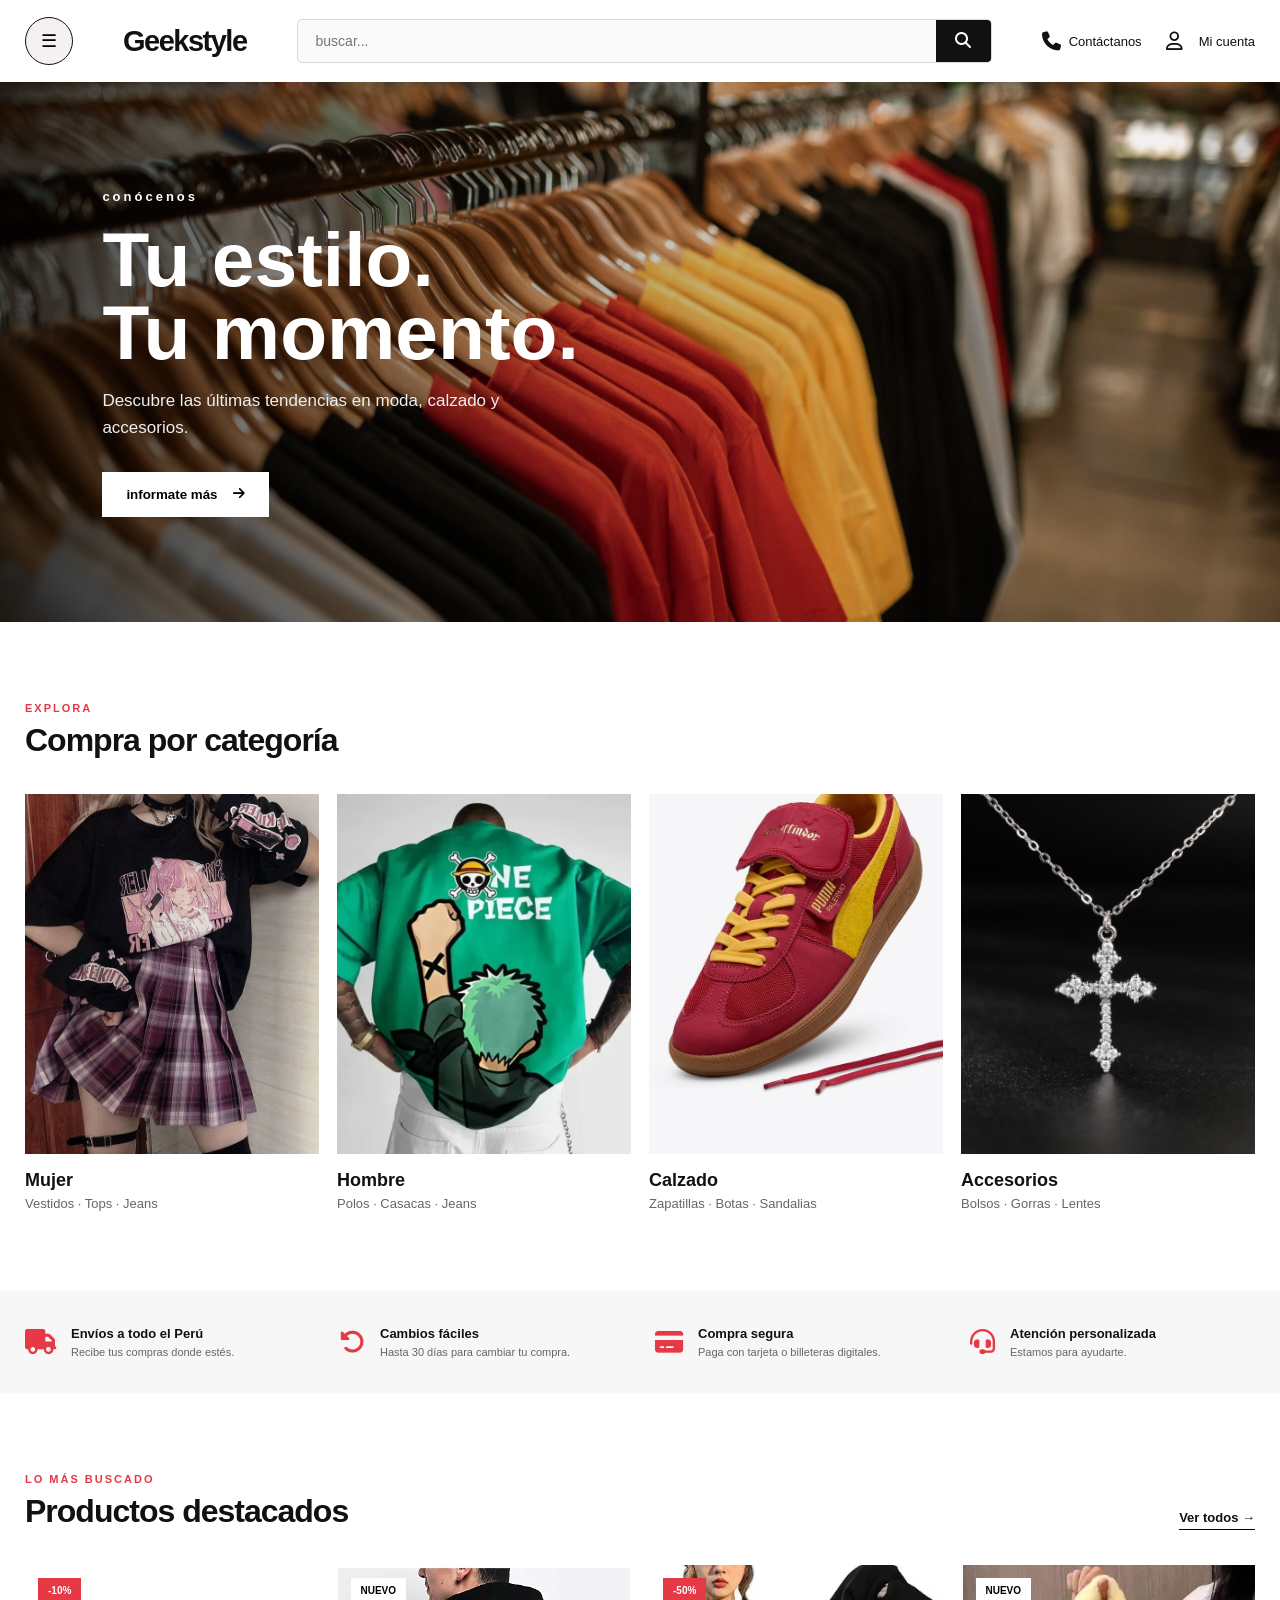
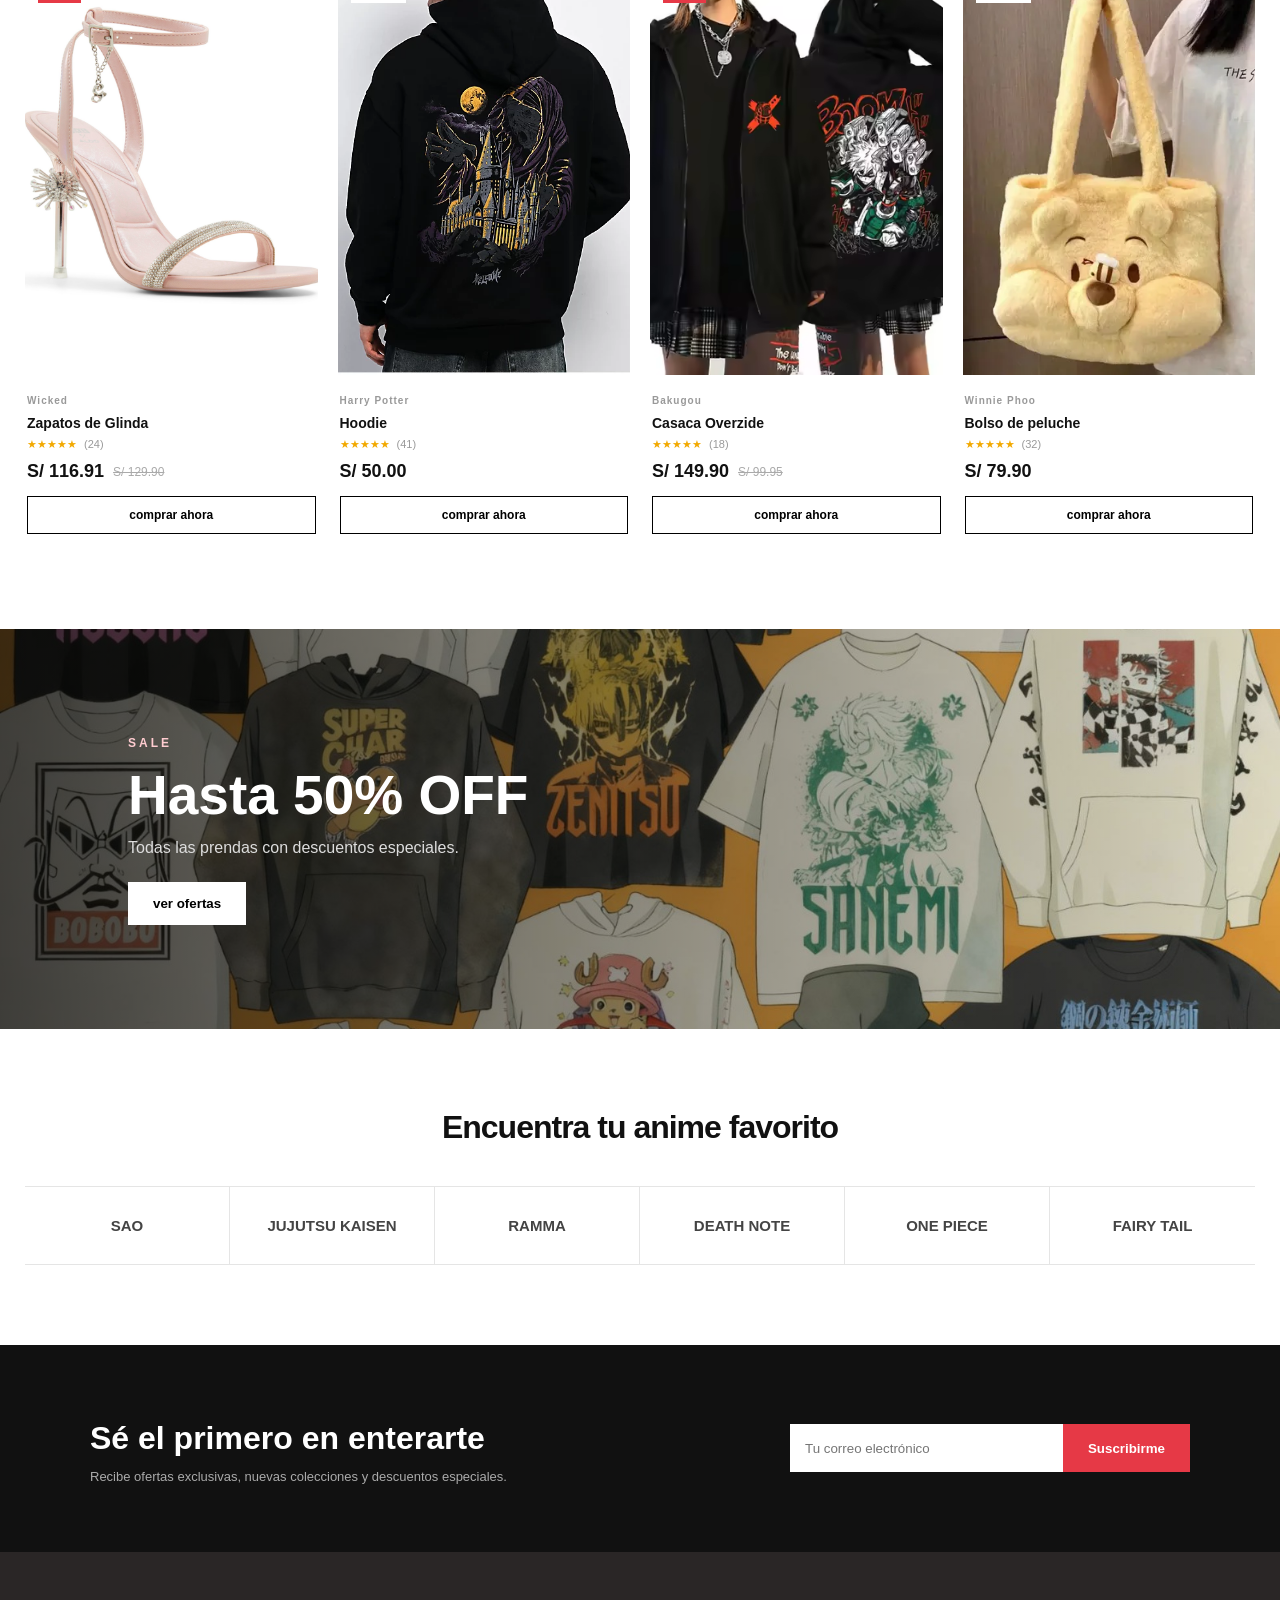
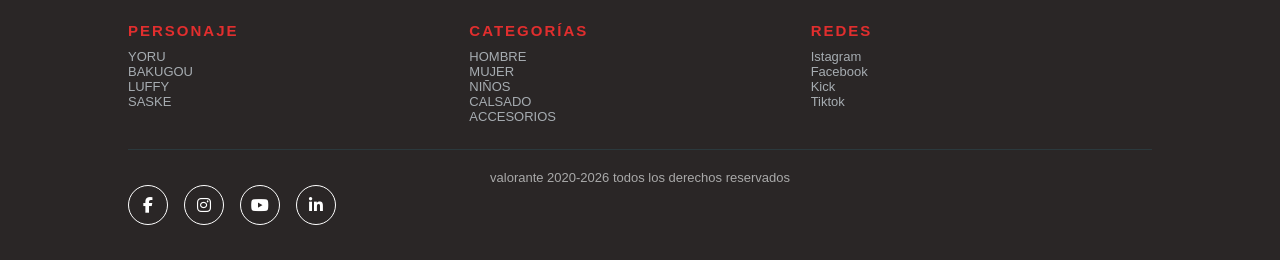
<file: index.html>
<!DOCTYPE html>
<html lang="es">
<head>
    <meta charset="UTF-8">
    <meta name="viewport" content="width=device-width, initial-scale=1.0">

    <title>Geekstyle | Tienda de ropa</title>

    <link rel="stylesheet" href="estilo5.css">

    <!-- Iconos -->
    <link rel="stylesheet"
          href="https://cdnjs.cloudflare.com/ajax/libs/font-awesome/6.5.2/css/all.min.css">
</head>

<body>


<!-- =========================
     HEADER
========================= -->

<header class="header">

<div class="menu-container">

    <button class="hamburger" id="hamburger">☰</button>

    <div class="menu" id="menu">
        <a href="mujer.html">Mujer</a>
        <a href="hombre.html">Hombre</a>
        <a href="ninos.html">Niños</a>
        <a href="calzado.html">Calzado</a>
        
        
        

        <a href="ofertas.html" class="sale">🔥 OFERTAS</a>
    </div>

</div>



    <div class="logo">
      <a href="index.html">Geekstyle</a>
    </div>

<div class="barra-de-busqueda">
    <input type="text" placeholder="buscar...">
 <button> <i class="fa-solid fa-magnifying-glass"></i></button>
</div>

  

    <div class="header-actions">
        <div class="header-item">
           <i class="fa-solid fa-phone"></i>
           <a href="CONTACTANOS.html">
            <span>Contáctanos</span>
           </a>
        </div>

        <div class="header-item">
            <i class="fa-regular fa-user"></i>
            <a href="Cuenta.html"></a>
            <span>Mi cuenta</span>
        </div>

       

        

    </div>
    


</header>




<!-- =========================
     HERO
========================= -->

<section class="hero">

    <div class="hero-content">

        <span>conócenos</span>

        <h1>
            Tu estilo.<br>
            Tu momento.
        </h1>

        <p>
            Descubre las últimas tendencias en moda,
            calzado y accesorios.
        </p>

        <button class="primary-btn">
             <a href="informate.html">informate más</a> 
            <i class="fa-solid fa-arrow-right"></i>
        </button>

    </div>

</section>


<!-- =========================
     CATEGORÍAS
========================= -->

<section class="section">

    <div class="section-header">
        <div>
            <span class="section-label">EXPLORA</span>
            <h2>Compra por categoría</h2>
        </div>

       
    </div>


    <div class="categories">

        <div class="category">
            <div class="category-image women"></div>
            <a href="mujer.html"></a>
            <h3>Mujer</h3>
            <p>Vestidos · Tops · Jeans</p>
        </div>

        <div class="category">
            <div class="category-image men"></div>
            <a href="hombre.html"></a>
            <h3>Hombre</h3>
            <p>Polos · Casacas · Jeans</p>
        </div>

        <div class="category">
            <div class="category-image shoes"></div>
            <a href="calzado.html"></a>
            <h3>Calzado</h3>
            <p>Zapatillas · Botas · Sandalias</p>
        </div>

        <div class="category">
            <div class="category-image accessories"></div>
            <a href="accesorios.html"></a>
            <h3>Accesorios</h3>
            <p>Bolsos · Gorras · Lentes</p>
        </div>

    </div>

</section>


<!-- =========================
     BENEFICIOS
========================= -->

<section class="benefits">

    <div class="benefit">

        <i class="fa-solid fa-truck"></i>

        <div>
            <h3>Envíos a todo el Perú</h3>
            <p>Recibe tus compras donde estés.</p>
        </div>

    </div>


    <div class="benefit">

        <i class="fa-solid fa-rotate-left"></i>

        <div>
            <h3>Cambios fáciles</h3>
            <p>Hasta 30 días para cambiar tu compra.</p>
        </div>

    </div>


    <div class="benefit">

        <i class="fa-solid fa-credit-card"></i>

        <div>
            <h3>Compra segura</h3>
            <p>Paga con tarjeta o billeteras digitales.</p>
        </div>

    </div>


    <div class="benefit">

        <i class="fa-solid fa-headset"></i>

        <div>
            <h3>Atención personalizada</h3>
            <p>Estamos para ayudarte.</p>
        </div>

    </div>

</section>


<!-- =========================
     PRODUCTOS DESTACADOS
========================= -->

<section class="section">

    <div class="section-header">

        <div>
            <span class="section-label">LO MÁS BUSCADO</span>
            <h2>Productos destacados</h2>
        </div>

        <a href="productos.html">Ver todos →</a>

    </div>


    <div class="products">


        <!-- PRODUCTO 1 -->

        <article class="product-card">

            <div class="product-image product-1">

                <span class="discount">
                    -10%
                </span>

               

                <span class="quick-view">
                    Vista rápida
                </span>

            </div>

            <div class="product-info">

                <span class="brand">
                    Wicked
                </span>

                <h3>
                    Zapatos de Glinda
                </h3>

                <div class="rating">
                    ★★★★★
                    <span>(24)</span>
                </div>

                <div class="price">

                    <strong>
                        S/ 116.91
                    </strong>

                    <del>
                        S/ 129.90
                    </del>

                </div>

                <button class="add-cart">
                    comprar ahora
                </button>

            </div>

        </article>


        <!-- PRODUCTO 2 -->

        <article class="product-card">

            <div class="product-image product-2">

                <span class="new">
                    NUEVO
                </span>

               

                <span class="quick-view">
                    Vista rápida
                </span>

            </div>

            <div class="product-info">

                <span class="brand">
                    Harry Potter
                </span>

                <h3>
                    Hoodie
                </h3>

                <div class="rating">
                    ★★★★★
                    <span>(41)</span>
                </div>

                <div class="price">

                    <strong>
                        S/ 50.00
                    </strong>

                </div>

                <button class="add-cart">
                    comprar ahora
                </button>

            </div>

        </article>


        <!-- PRODUCTO 3 -->

        <article class="product-card">

            <div class="product-image product-3">

                <span class="discount">
                    -50%
                </span>

               

                <span class="quick-view">
                    Vista rápida
                </span>

            </div>

            <div class="product-info">

                <span class="brand">
                    Bakugou
                </span>

                <h3>
                    Casaca Overzide
                </h3>

                <div class="rating">
                    ★★★★★
                    <span>(18)</span>
                </div>

                <div class="price">

                    <strong>
                        S/ 149.90
                    </strong>

                    <del>
                        S/ 99.95
                    </del>

                </div>

                <button class="add-cart">
                    comprar ahora
                </button>

            </div>

        </article>


        <!-- PRODUCTO 4 -->

        <article class="product-card">

            <div class="product-image product-4">

                <span class="new">
                    NUEVO
                </span>

               

                <span class="quick-view">
                    Vista rápida
                </span>

            </div>

            <div class="product-info">

                <span class="brand">
                    Winnie Phoo
                </span>

                <h3>
                    Bolso de peluche
                </h3>

                <div class="rating">
                    ★★★★★
                    <span>(32)</span>
                </div>

                <div class="price">

                    <strong>
                        S/ 79.90
                    </strong>

                </div>

                <button class="add-cart">
                    comprar ahora
                </button>

            </div>

        </article>

    </div>

</section>


<!-- =========================
     BANNER OFERTA
========================= -->

<section class="offer">

    <div>

        <span>SALE</span>

        <h2>
            Hasta 50% OFF
        </h2>

        <p>
            Todas las prendas con descuentos especiales.
        </p>

        <button class="light-btn">
            <a href="ofertas.html">ver ofertas</a> 
        </button>

    </div>

</section>


<!-- =========================
     MARCAS
========================= -->

<section class="brands-section">

   

    <h2>
        Encuentra tu anime favorito
    </h2>

    <div class="brands">

        <div>SAO</div>
        <div>JUJUTSU KAISEN</div>
        <div>RAMMA</div>
        <div>DEATH NOTE</div>
        <div>ONE PIECE</div>
        <div>FAIRY TAIL</div>

    </div>

</section>


<!-- =========================
     NEWSLETTER
========================= -->

<section class="newsletter">

    <div>

       

        <h2>
            Sé el primero en enterarte
        </h2>

        <p>
            Recibe ofertas exclusivas, nuevas colecciones
            y descuentos especiales.
        </p>

    </div>


    <form>

        <input
            type="email"
            placeholder="Tu correo electrónico"
        >

        <button>
            Suscribirme
        </button>

    </form>

</section>


<!-- =========================
     FOOTER
========================= -->

<footer>

<div class="footer-column">
<h3>PERSONAJE</h3>
<a href="href=">YORU</a>
<a href="#">BAKUGOU</a>
<a href="#">LUFFY</a>
<a href="#">SASKE</a>

</div>

<div class="footer-column">
<h3>CATEGORÍAS</h3>
<a href="#">HOMBRE</a>
<a href="#">MUJER</a>
<a href="#">NIÑOS</a>
<a href="#">CALSADO</a>
<a href="#">ACCESORIOS</a>


</div>

<div class="footer-column">
<h3>REDES</h3>
<a href="#">Istagram</a>
<a href="#">Facebook</a>
<a href="#">Kick</a>
<a href="#">Tiktok</a>

</div>

<div class="derechos">

    valorante 2020-2026 todos los derechos reservados

</div>

<div class="social-grid-container">

  <a href="#" class="social-icon" aria-label="Facebook"><i class="fa-brands fa-facebook-f"></i></a>
  <a href="#" class="social-icon" aria-label="Instagram"><i class="fa-brands fa-instagram"></i></a>
  <a href="#" class="social-icon" aria-label="YouTube"><i class="fa-brands fa-youtube"></i></a>
 <a href="#" class="social-icon" aria-label="LinkedIn"><i class="fa-brands fa-linkedin-in"></i></a>

 </div>

</footer>



<script>

const hamburger = document.getElementById("hamburger");
const menu = document.getElementById("menu");

hamburger.addEventListener("click", function () {

    menu.classList.toggle("active");

});

</script>

</body>
</html>
</file>
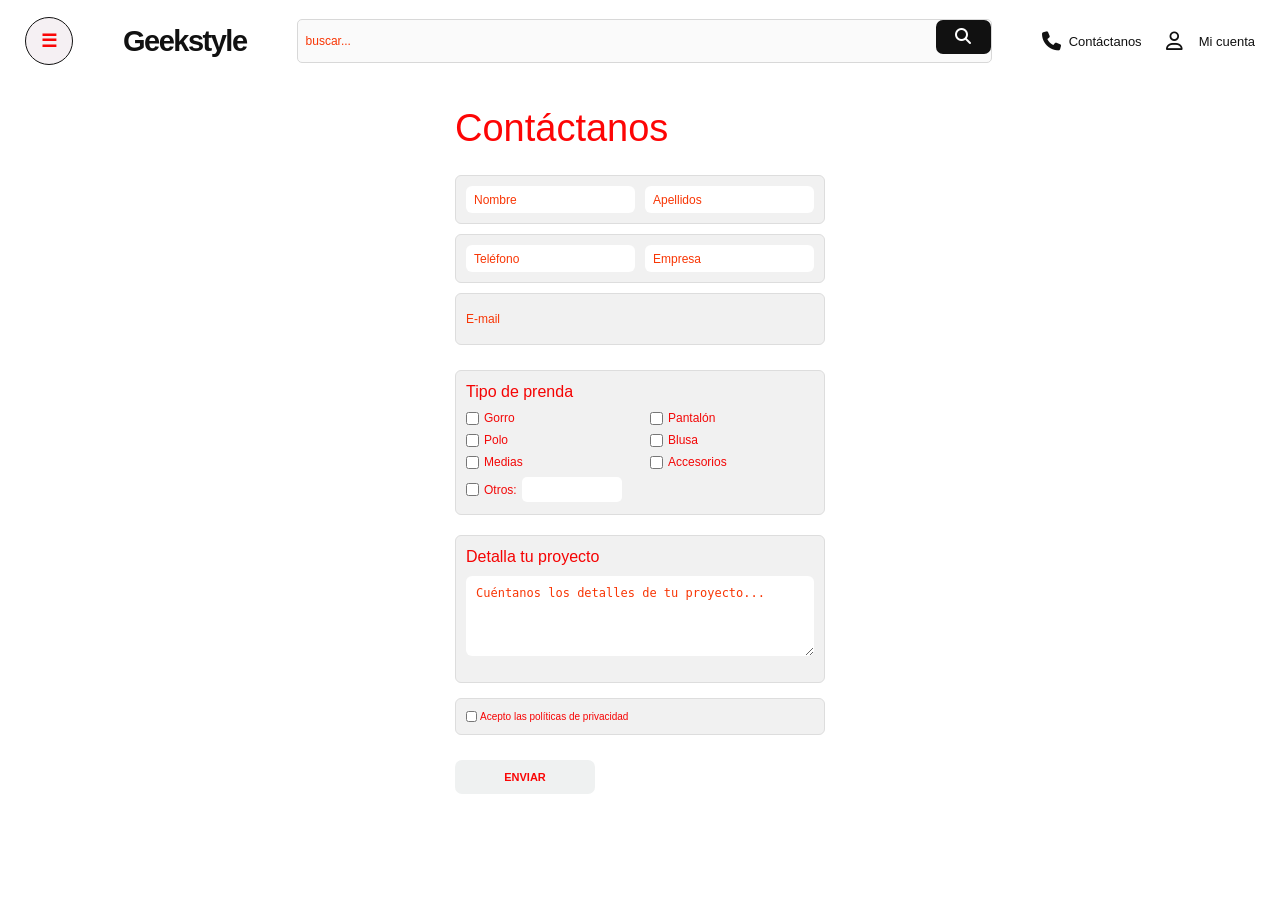
<file: CONTACTANOS.html>
<!DOCTYPE html>
<html lang="es">
<head>
    <meta charset="UTF-8">
    <meta name="viewport" content="width=device-width, initial-scale=1.0">

    <title>Geekstyle | Tienda de ropa</title>

    <link rel="stylesheet" href="estilo11.css">

    <!-- Iconos -->
    <link rel="stylesheet"
          href="https://cdnjs.cloudflare.com/ajax/libs/font-awesome/6.5.2/css/all.min.css">
</head>

<body>


<!-- =========================
     HEADER
========================= -->

<header class="header">

<div class="menu-container">

    <button class="hamburger" id="hamburger">☰</button>

    <div class="menu" id="menu">
        <a href="mujer.html">Mujer</a>
        <a href="hombre.html">Hombre</a>
        <a href="ninos.html">Niños</a>
        <a href="calzado.html">Calzado</a>
        <a href="accesorios.html">Accesorios</a>
        

        <a href="ofertas.html" class="sale">🔥 OFERTAS</a>
    </div>

</div>



    <div class="logo">
        
        <a href="index.html">Geekstyle</a>
    </div>

<div class="barra-de-busqueda">
    <input type="text" placeholder="buscar...">
 <button> <i class="fa-solid fa-magnifying-glass"></i></button>
</div>

  

    <div class="header-actions">
        <div class="header-item">
           <i class="fa-solid fa-phone"></i>
           <a href="CONTACTANOS.html">
            <span>Contáctanos</span>
           </a>
        </div>

        <div class="header-item">
            <i class="fa-regular fa-user"></i>
            <a href="Cuenta.html"></a>
            <span>Mi cuenta</span>
        </div>

       

        

    </div>
    


</header>

<div class="formulario">

        <h1>Contáctanos</h1>

       <form action="proceso.php" method="post">

    <div class="fila">
        <input type="text" name="nombre" placeholder="Nombre">
        <input type="text" name="apellidos" placeholder="Apellidos">
    </div>

    <div class="fila">
        <input type="tel" name="telefono" placeholder="Teléfono">
        <input type="text" name="empresa" placeholder="Empresa">
    </div>

    <input type="email" name="email" placeholder="E-mail">

    <!-- Tipo de prenda -->
    <div class="tipo-prenda">
        <h2>Tipo de prenda</h2>

        <div class="opciones-prenda">

            <label>
                <input type="checkbox" name="prenda[]" value="gorro">
                Gorro
            </label>

            <label>
                <input type="checkbox" name="prenda[]" value="pantalon">
                Pantalón
            </label>

            <label>
                <input type="checkbox" name="prenda[]" value="polo">
                Polo
            </label>

            <label>
                <input type="checkbox" name="prenda[]" value="blusa">
                Blusa
            </label>

            <label>
                <input type="checkbox" name="prenda[]" value="medias">
                Medias
            </label>

            <label>
                <input type="checkbox" name="prenda[]" value="accesorios">
                Accesorios
            </label>

            <label>
                <input type="checkbox" name="prenda[]" value="otros">
                Otros: <input type="text" name="otros">
            </label>

        </div>
    </div>

    <!-- Detalla tu proyecto -->
    <div class="proyecto">
        <h2>Detalla tu proyecto</h2>

        <textarea 
            name="proyecto" 
            placeholder="Cuéntanos los detalles de tu proyecto..."
        ></textarea>
    </div>

    <div class="privacidad">
        <input type="checkbox" name="privacidad" id="privacidad">

        <label for="privacidad">
            Acepto las políticas de privacidad
        </label>
    </div>

    <button type="submit">ENVIAR</button>

</form>

    </div>
    
<script>
    const hamburger = document.getElementById("hamburger");
    const menu = document.getElementById("menu");

    hamburger.addEventListener("click", () => {
        const isOpen = menu.classList.toggle("active");
        hamburger.setAttribute("aria-expanded", isOpen);
    });

    document.addEventListener("click", (event) => {
        if (!hamburger.contains(event.target) && !menu.contains(event.target)) {
            menu.classList.remove("active");
            hamburger.setAttribute("aria-expanded", "false");
        }
    });

    document.addEventListener("keydown", (event) => {
        if (event.key === "Escape") {
            menu.classList.remove("active");
            hamburger.setAttribute("aria-expanded", "false");
        }
    });
</script>

</body>
</html>
</file>
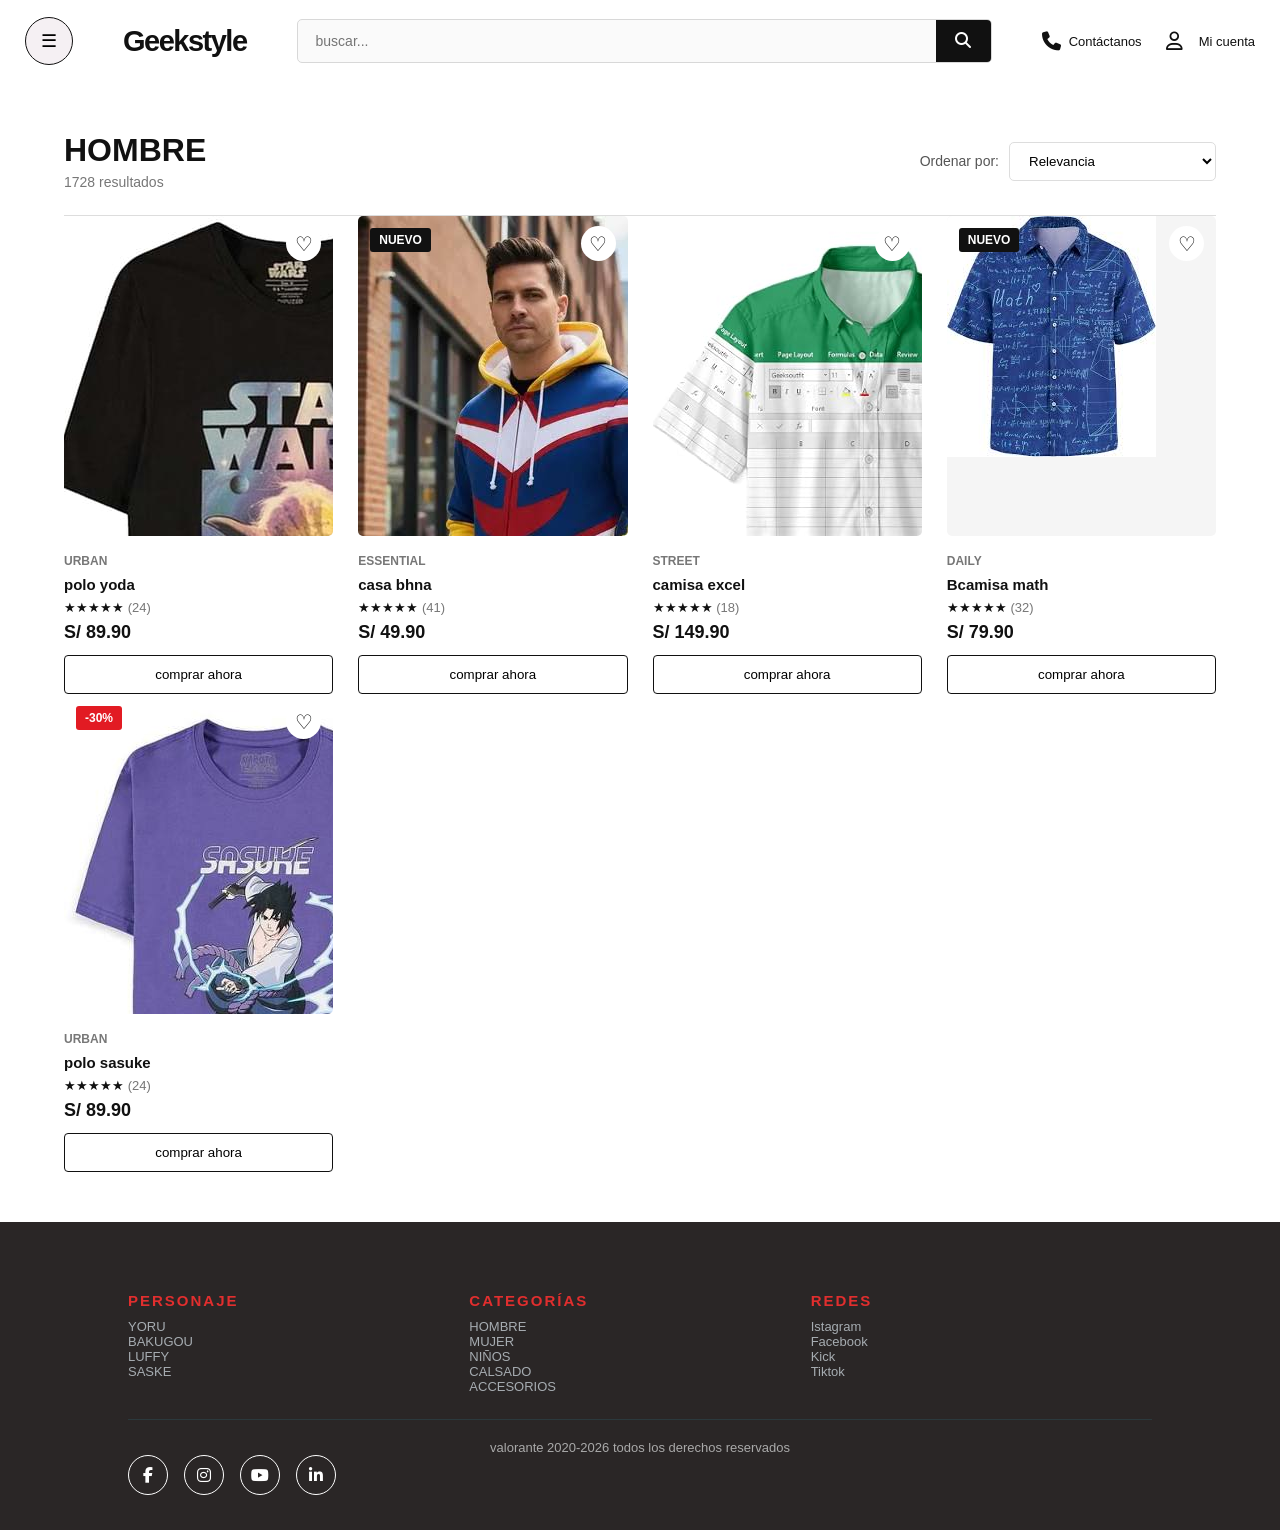
<file: hombre.html>
<!DOCTYPE html>
<html lang="es">
<head>
    <meta charset="UTF-8">
    <meta name="viewport" content="width=device-width, initial-scale=1.0">

    <title>Geekstyle | Tienda de ropa</title>

    <link rel="stylesheet" href="estilo9.css">

    <!-- Iconos -->
    <link rel="stylesheet"
          href="https://cdnjs.cloudflare.com/ajax/libs/font-awesome/6.5.2/css/all.min.css">
</head>

<body>


<!-- =========================
     HEADER
========================= -->

<header class="header">

<div class="menu-container">

    <button class="hamburger" id="hamburger">☰</button>

    <div class="menu" id="menu">
        <a href="mujer.html">Mujer</a>
        <a href="hombre.html">Hombre</a>
        <a href="ninos.html">Niños</a>
       
        

        <a href="ofertas.html" class="sale">🔥 OFERTAS</a>
    </div>

</div>



    <div class="logo">
        <a href="index.html">Geekstyle</a>
    </div>

<div class="barra-de-busqueda">
    <input type="text" placeholder="buscar...">
 <button> <i class="fa-solid fa-magnifying-glass"></i></button>
</div>

  

    <div class="header-actions">
        <div class="header-item">
           <i class="fa-solid fa-phone"></i>
           <a href="CONTACTANOS.html">
            <span>Contáctanos</span>
           </a>
        </div>

        <div class="header-item">
            <i class="fa-regular fa-user"></i>
            <a href="Cuenta.html"></a>
            <span>Mi cuenta</span>
        </div>

       

        

    </div>
    


</header>
<section class="catalogo">

    <!-- CABECERA DE RESULTADOS -->
    <div class="catalogo-header">

        <div>
            <h1>HOMBRE</h1>
            <span class="cantidad-resultados">1728 resultados</span>
        </div>

        <div class="ordenar">
            <label for="orden">Ordenar por:</label>

            <select id="orden">
                <option>Relevancia</option>
                <option>Más vendidos</option>
                <option>Precio: menor a mayor</option>
                <option>Precio: mayor a menor</option>
                <option>Novedades</option>
            </select>
        </div>

        <button class="btn-filtros" id="btnFiltros">
            <i class="fa-solid fa-sliders"></i>
            Filtrar
        </button>

    </div>


    <!-- CONTENIDO -->
    


        <!-- PRODUCTOS -->
        <main class="productos-catalogo">

            <div class="productos-grid">

                <!-- PRODUCTO -->
                <article class="producto-catalogo">

                    <div class="imagen-producto">
                        
                        <button class="favorito">
                            ♡
                        </button>

                        <div class="producto-imagen">
                            <img SRC="./camiseta-baby-yoda-para-hombre-star-wars.jpg">
                        </div>
                    </div>

                    <div class="info-producto">

                        <span class="marca-producto">
                            URBAN
                        </span>

                        <h3>
                            polo yoda
                        </h3>

                        <div class="estrellas">
                            ★★★★★
                            <span>(24)</span>
                        </div>

                        <div class="precios">
                            <strong>S/ 89.90</strong>
                            
                        </div>

                        <button class="carrito">
                           comprar ahora
                        </button>

                    </div>

                </article>


                <!-- PRODUCTO -->
                <article class="producto-catalogo">

                    <div class="imagen-producto">

                        <span class="nuevo">
                            NUEVO
                        </span>

                        <button class="favorito">
                            ♡
                        </button>

                        <div class="producto-imagen">
                            <img SRC="./h2.jpg">
                        </div>

                    </div>

                    <div class="info-producto">

                        <span class="marca-producto">
                            ESSENTIAL
                        </span>

                        <h3>
                            casa bhna
                        </h3>

                        <div class="estrellas">
                            ★★★★★
                            <span>(41)</span>
                        </div>

                        <div class="precios">
                            <strong>S/ 49.90</strong>
                        </div>

                        <button class="carrito">
                            comprar ahora   
                        </button>

                    </div>

                </article>


                <!-- PRODUCTO -->
                <article class="producto-catalogo">

                    <div class="imagen-producto">

                        

                        <button class="favorito">
                            ♡
                        </button>

                        <div class="producto-imagen">
                          <img SRC="./71uMONhufZL._AC_UL495_SR435,495_.jpg">
                        </div>

                    </div>

                    <div class="info-producto">

                        <span class="marca-producto">
                            STREET
                        </span>

                        <h3>
                            camisa excel
                        </h3>

                        <div class="estrellas">
                            ★★★★★
                            <span>(18)</span>
                        </div>

                        <div class="precios">
                            <strong>S/ 149.90</strong>
                            
                        </div>

                        <button class="carrito">
                           comprar ahora    
                        </button>

                    </div>

                </article>


                <!-- PRODUCTO -->
                <article class="producto-catalogo">

                    <div class="imagen-producto">

                        <span class="nuevo">
                            NUEVO
                        </span>

                        <button class="favorito">
                            ♡
                        </button>

                        <div class="producto-imagen">
                           <img SRC="./h3.jpg">
                        </div>

                    </div>

                    <div class="info-producto">

                        <span class="marca-producto">
                            DAILY
                        </span>

                        <h3>
                            Bcamisa math
                        </h3>

                        <div class="estrellas">
                            ★★★★★
                            <span>(32)</span>
                        </div>

                        <div class="precios">
                            <strong>S/ 79.90</strong>
                        </div>

                        <button class="carrito">
                            comprar ahora   
                        </button>

                    </div>

                </article>

            </div>

        </main>
     <!-- PRODUCTOS -->
        <main class="productos-catalogo">

            <div class="productos-grid">

                <!-- PRODUCTO -->
                <article class="producto-catalogo">

                    <div class="imagen-producto">
                        <span class="descuento">-30%</span>

                        <button class="favorito">
                            ♡
                        </button>

                        <div class="producto-imagen">
                            <img SRC="./h4.jpg">
                        </div>
                    </div>

                    <div class="info-producto">

                        <span class="marca-producto">
                            URBAN
                        </span>

                        <h3>
                            polo sasuke
                        </h3>

                        <div class="estrellas">
                            ★★★★★
                            <span>(24)</span>
                        </div>

                        <div class="precios">
                            <strong>S/ 89.90</strong>
                            
                        </div>

                        <button class="carrito">
                            comprar ahora
                        </button>

                    </div>

                </article>


               

            </div>

        </main>
    </div>

</section>
<footer>

<div class="footer-column">
<h3>PERSONAJE</h3>
<a href="#">YORU</a>
<a href="#">BAKUGOU</a>
<a href="#">LUFFY</a>
<a href="#">SASKE</a>

</div>

<div class="footer-column">
<h3>CATEGORÍAS</h3>
<a href="#">HOMBRE</a>
<a href="#">MUJER</a>
<a href="#">NIÑOS</a>
<a href="#">CALSADO</a>
<a href="#">ACCESORIOS</a>


</div>

<div class="footer-column">
<h3>REDES</h3>
<a href="#">Istagram</a>
<a href="#">Facebook</a>
<a href="#">Kick</a>
<a href="#">Tiktok</a>

</div>

<div class="derechos">

    valorante 2020-2026 todos los derechos reservados

</div>

<div class="social-grid-container">

  <a href="#" class="social-icon" aria-label="Facebook"><i class="fa-brands fa-facebook-f"></i></a>
  <a href="#" class="social-icon" aria-label="Instagram"><i class="fa-brands fa-instagram"></i></a>
  <a href="#" class="social-icon" aria-label="YouTube"><i class="fa-brands fa-youtube"></i></a>
 <a href="#" class="social-icon" aria-label="LinkedIn"><i class="fa-brands fa-linkedin-in"></i></a>

 </div>

</footer>

<script>
    const hamburger = document.getElementById("hamburger");
    const menu = document.getElementById("menu");

    hamburger.addEventListener("click", () => {
        const isOpen = menu.classList.toggle("active");
        hamburger.setAttribute("aria-expanded", isOpen);
    });

    document.addEventListener("click", (event) => {
        if (!hamburger.contains(event.target) && !menu.contains(event.target)) {
            menu.classList.remove("active");
            hamburger.setAttribute("aria-expanded", "false");
        }
    });

    document.addEventListener("keydown", (event) => {
        if (event.key === "Escape") {
            menu.classList.remove("active");
            hamburger.setAttribute("aria-expanded", "false");
        }
    });
</script>

</body>
</html>
</file>
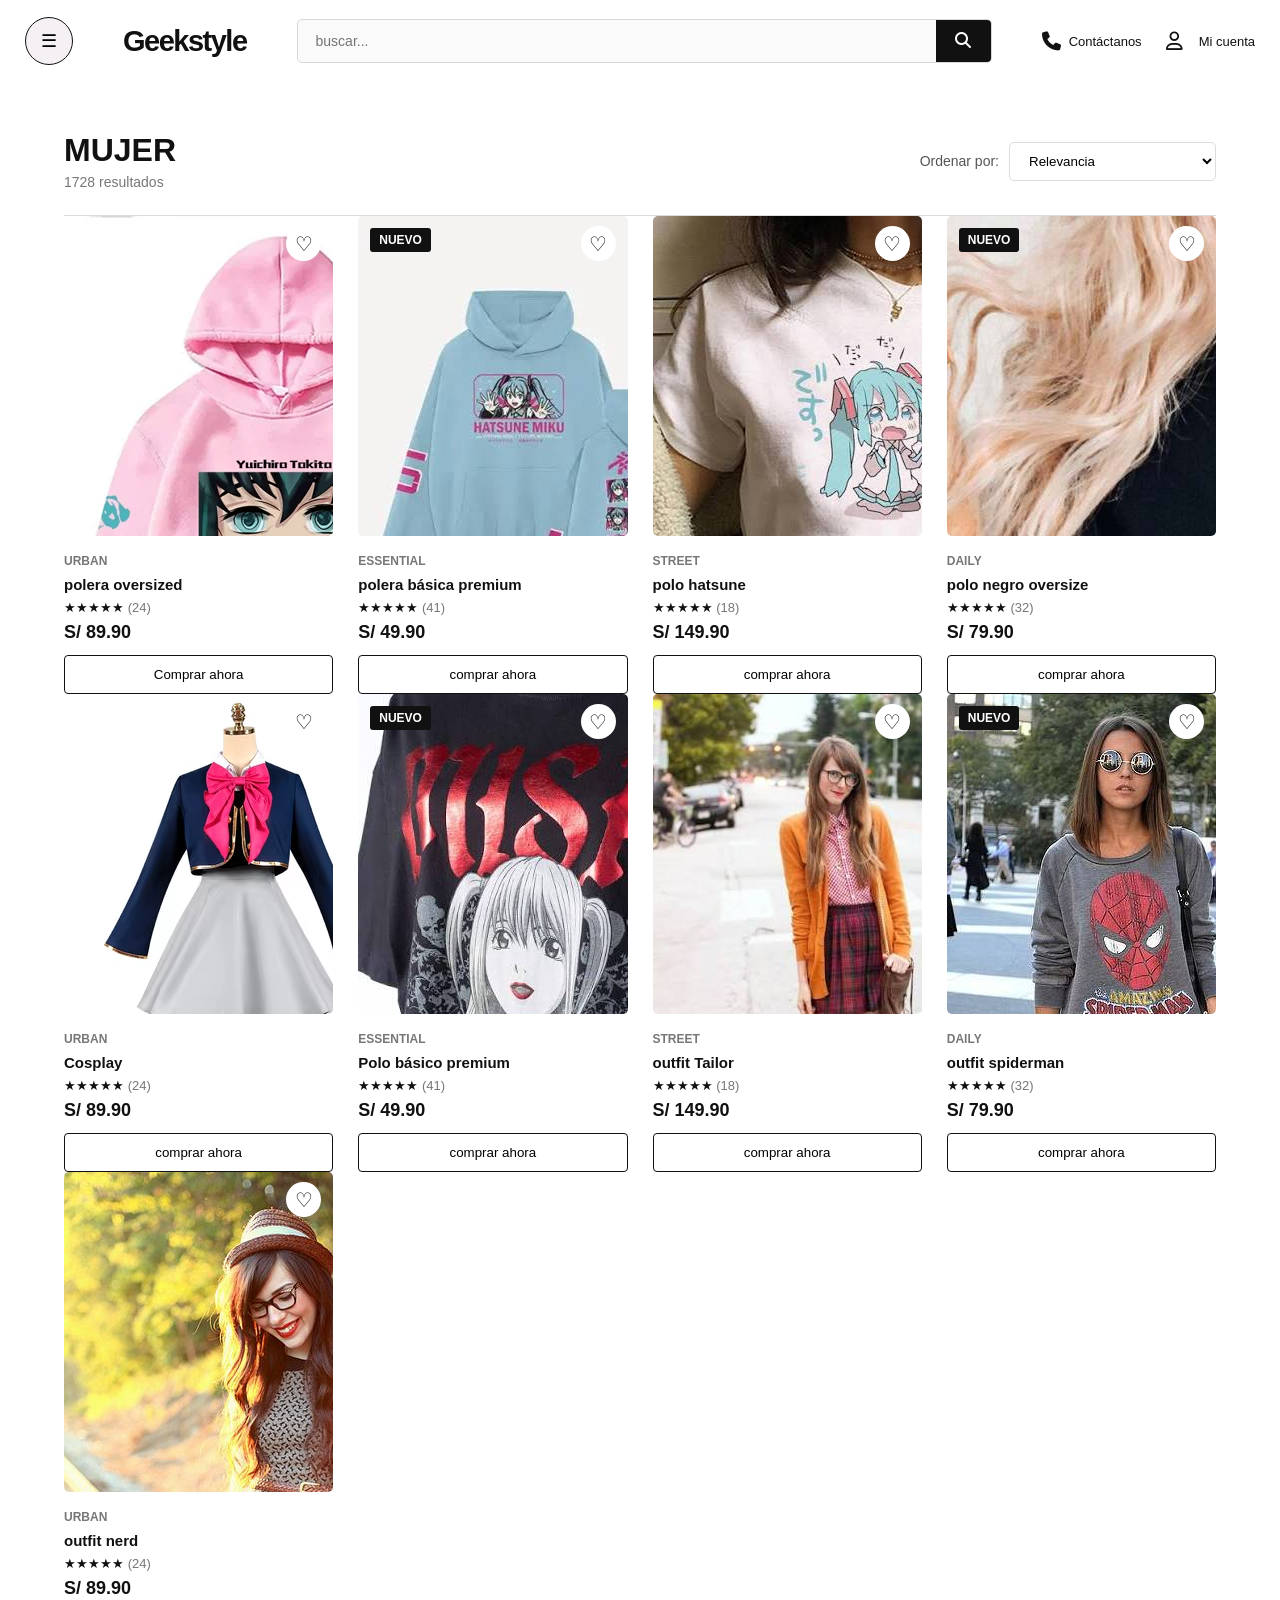
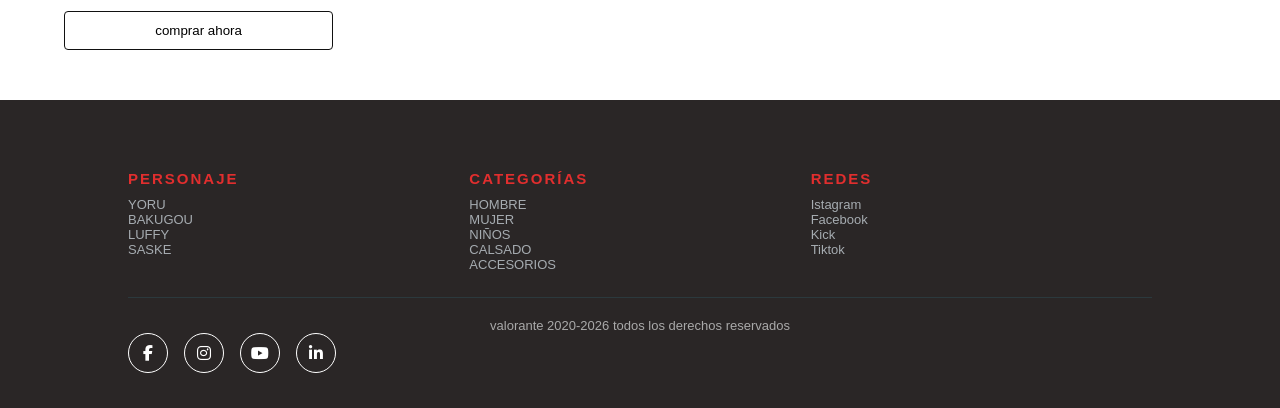
<file: mujer.html>
<!DOCTYPE html>
<html lang="es">
<head>
    <meta charset="UTF-8">
    <meta name="viewport" content="width=device-width, initial-scale=1.0">

    <title>Geekstyle | Tienda de ropa</title>

    <link rel="stylesheet" href="estilo1.css">

    <!-- Iconos -->
    <link rel="stylesheet"
          href="https://cdnjs.cloudflare.com/ajax/libs/font-awesome/6.5.2/css/all.min.css">
</head>

<body>


<!-- =========================
     HEADER
========================= -->

<header class="header">

<div class="menu-container">

    <button class="hamburger" id="hamburger" type="button" aria-expanded="false" aria-controls="menu">☰</button>

    <div class="menu" id="menu">
        <a href="mujer.html">Mujer</a>
        <a href="hombre.html">Hombre</a>
        <a href="ninos.html">Niños</a>
        
        

        <a href="ofertas.html" class="sale">🔥 OFERTAS</a>
    </div>

</div>



    <div class="logo">
       <a href="index.html">Geekstyle</a>
    </div>

<div class="barra-de-busqueda">
    <input type="text" placeholder="buscar...">
 <button> <i class="fa-solid fa-magnifying-glass"></i></button>
</div>

  

    <div class="header-actions">
        <div class="header-item">
           <i class="fa-solid fa-phone"></i>
           <a href="CONTACTANOS.html">
            <span>Contáctanos</span>
           </a>
        </div>

        <div class="header-item">
            <i class="fa-regular fa-user"></i>
            <a href="Cuenta.html"></a>
            <span>Mi cuenta</span>
        </div>

       

        

    </div>
    


</header>
<!-- =========================
     SECCIÓN DE RESULTADOS
========================= -->

<section class="catalogo">

    <!-- CABECERA DE RESULTADOS -->
    <div class="catalogo-header">

        <div>
            <h1>MUJER</h1>
            <span class="cantidad-resultados">1728 resultados</span>
        </div>

        <div class="ordenar">
            <label for="orden">Ordenar por:</label>

            <select id="orden">
                <option>Relevancia</option>
                <option>Más vendidos</option>
                <option>Precio: menor a mayor</option>
                <option>Precio: mayor a menor</option>
                <option>Novedades</option>
            </select>
        </div>

        <button class="btn-filtros" id="btnFiltros">
            <i class="fa-solid fa-sliders"></i>
            Filtrar
        </button>

    </div>


    <!-- CONTENIDO -->
    


        <!-- PRODUCTOS -->
        <main class="productos-catalogo">

            <div class="productos-grid">

                <!-- PRODUCTO -->
                <article class="producto-catalogo">

                    <div class="imagen-producto">
                        

                        <button class="favorito">
                            ♡
                        </button>

                        <div class="producto-imagen">
                            <img SRC="./f5652b3a-c9fe-49b0-ab3a-435a3638e108.1e7df7bbfe6299250ff20444aca8bcde.webp">
                        </div>
                    </div>

                    <div class="info-producto">

                        <span class="marca-producto">
                            URBAN
                        </span>

                        <h3>
                            polera oversized
                        </h3>

                        <div class="estrellas">
                            ★★★★★
                            <span>(24)</span>
                        </div>

                        <div class="precios">
                            <strong>S/ 89.90</strong>
                            
                        </div>

                        <button class="carrito">
                            Comprar ahora
                        </button>

                    </div>

                </article>


                <!-- PRODUCTO -->
                <article class="producto-catalogo">

                    <div class="imagen-producto">

                        <span class="nuevo">
                            NUEVO
                        </span>

                        <button class="favorito">
                            ♡
                        </button>

                        <div class="producto-imagen">
                            <img SRC="./images (4).jpg">
                        </div>

                    </div>

                    <div class="info-producto">

                        <span class="marca-producto">
                            ESSENTIAL
                        </span>

                        <h3>
                            polera básica premium
                        </h3>

                        <div class="estrellas">
                            ★★★★★
                            <span>(41)</span>
                        </div>

                        <div class="precios">
                            <strong>S/ 49.90</strong>
                        </div>

                        <button class="carrito">
                            comprar ahora
                        </button>

                    </div>

                </article>


                <!-- PRODUCTO -->
                <article class="producto-catalogo">

                    <div class="imagen-producto">

                        

                        <button class="favorito">
                            ♡
                        </button>

                        <div class="producto-imagen">
                             <img SRC="./images (3).jpg">
                        </div>

                    </div>

                    <div class="info-producto">

                        <span class="marca-producto">
                            STREET
                        </span>

                        <h3>
                            polo hatsune
                        </h3>

                        <div class="estrellas">
                            ★★★★★
                            <span>(18)</span>
                        </div>

                        <div class="precios">
                            <strong>S/ 149.90</strong>
                           
                        </div>

                        <button class="carrito">
                            comprar ahora
                        </button>

                    </div>

                </article>


                <!-- PRODUCTO -->
                <article class="producto-catalogo">

                    <div class="imagen-producto">

                        <span class="nuevo">
                            NUEVO
                        </span>

                        <button class="favorito">
                            ♡
                        </button>

                        <div class="producto-imagen">
                             <img SRC="./17397997963db4d8e02653bf18a70be093c0d5a5c7_thumbnail_750x999.jpg">
                        </div>

                    </div>

                    <div class="info-producto">

                        <span class="marca-producto">
                            DAILY
                        </span>

                        <h3>
                            polo negro oversize
                        </h3>

                        <div class="estrellas">
                            ★★★★★
                            <span>(32)</span>
                        </div>

                        <div class="precios">
                            <strong>S/ 79.90</strong>
                        </div>

                        <button class="carrito">
                           comprar ahora
                        </button>

                    </div>

                </article>

            </div>

        </main>
     <!-- PRODUCTOS -->
        <main class="productos-catalogo">

            <div class="productos-grid">

                <!-- PRODUCTO -->
                <article class="producto-catalogo">

                    <div class="imagen-producto">
                        

                        <button class="favorito">
                            ♡
                        </button>

                        <div class="producto-imagen">
                             <img SRC="./H37c57ce5d72c42efbccd3262f95d2290U.jpg_350x350.avif">
                        </div>
                    </div>

                    <div class="info-producto">

                        <span class="marca-producto">
                            URBAN
                        </span>

                        <h3>
                            Cosplay
                        </h3>

                        <div class="estrellas">
                            ★★★★★
                            <span>(24)</span>
                        </div>

                        <div class="precios">
                            <strong>S/ 89.90</strong>
                          
                        </div>

                        <button class="carrito">
                            comprar ahora
                        </button>

                    </div>

                </article>


                <!-- PRODUCTO -->
                <article class="producto-catalogo">

                    <div class="imagen-producto">

                        <span class="nuevo">
                            NUEVO
                        </span>

                        <button class="favorito">
                            ♡
                        </button>

                        <div class="producto-imagen">
                            <img SRC="./images (2).jpg">
                        </div>

                    </div>

                    <div class="info-producto">

                        <span class="marca-producto">
                            ESSENTIAL
                        </span>

                        <h3>
                            Polo básico premium
                        </h3>

                        <div class="estrellas">
                            ★★★★★
                            <span>(41)</span>
                        </div>

                        <div class="precios">
                            <strong>S/ 49.90</strong>
                        </div>

                        <button class="carrito">
                            comprar ahora
                        </button>

                    </div>

                </article>


                <!-- PRODUCTO -->
                <article class="producto-catalogo">

                    <div class="imagen-producto">

                        

                        <button class="favorito">
                            ♡
                        </button>

                        <div class="producto-imagen">
                           <img SRC="./images (1).jpg">
                        </div>

                    </div>

                    <div class="info-producto">

                        <span class="marca-producto">
                            STREET
                        </span>

                        <h3>
                            outfit Tailor
                        </h3>

                        <div class="estrellas">
                            ★★★★★
                            <span>(18)</span>
                        </div>

                        <div class="precios">
                            <strong>S/ 149.90</strong>
                            
                        </div>

                        <button class="carrito">
                            comprar ahora
                        </button>

                    </div>

                </article>


                <!-- PRODUCTO -->
                <article class="producto-catalogo">

                    <div class="imagen-producto">

                        <span class="nuevo">
                            NUEVO
                        </span>

                        <button class="favorito">
                            ♡
                        </button>

                        <div class="producto-imagen">
                            <img SRC="./images.jpg">
                        </div>

                    </div>

                    <div class="info-producto">

                        <span class="marca-producto">
                            DAILY
                        </span>

                        <h3>
                            outfit spiderman
                        </h3>

                        <div class="estrellas">
                            ★★★★★
                            <span>(32)</span>
                        </div>

                        <div class="precios">
                            <strong>S/ 79.90</strong>
                        </div>

                        <button class="carrito">
                            comprar ahora
                        </button>

                    </div>

                </article>

            </div>

        </main>
             <!-- PRODUCTOS -->
        <main class="productos-catalogo">

            <div class="productos-grid">

                <!-- PRODUCTO -->
                <article class="producto-catalogo">

                    <div class="imagen-producto">
                        

                        <button class="favorito">
                            ♡
                        </button>

                        <div class="producto-imagen">
                            <img SRC="./nerd-outfit.jpg">
                        </div>
                    </div>

                    <div class="info-producto">

                        <span class="marca-producto">
                            URBAN
                        </span>

                        <h3>
                            outfit nerd
                        </h3>

                        <div class="estrellas">
                            ★★★★★
                            <span>(24)</span>
                        </div>

                        <div class="precios">
                            <strong>S/ 89.90</strong>
                            
                        </div>

                        <button class="carrito">
                            comprar ahora
                        </button>

                    </div>

                </article>


               
               

            </div>

        </main>
    </div>

</section>

<script>
    const hamburger = document.getElementById("hamburger");
    const menu = document.getElementById("menu");

    hamburger.addEventListener("click", () => {
        const isOpen = menu.classList.toggle("active");
        hamburger.setAttribute("aria-expanded", isOpen);
    });

    document.addEventListener("click", (event) => {
        if (!hamburger.contains(event.target) && !menu.contains(event.target)) {
            menu.classList.remove("active");
            hamburger.setAttribute("aria-expanded", "false");
        }
    });

    document.addEventListener("keydown", (event) => {
        if (event.key === "Escape") {
            menu.classList.remove("active");
            hamburger.setAttribute("aria-expanded", "false");
        }
    });
</script>
<footer>

<div class="footer-column">
<h3>PERSONAJE</h3>
<a href="#">YORU</a>
<a href="#">BAKUGOU</a>
<a href="#">LUFFY</a>
<a href="#">SASKE</a>

</div>

<div class="footer-column">
<h3>CATEGORÍAS</h3>
<a href="#">HOMBRE</a>
<a href="#">MUJER</a>
<a href="#">NIÑOS</a>
<a href="#">CALSADO</a>
<a href="#">ACCESORIOS</a>


</div>

<div class="footer-column">
<h3>REDES</h3>
<a href="#">Istagram</a>
<a href="#">Facebook</a>
<a href="#">Kick</a>
<a href="#">Tiktok</a>

</div>

<div class="derechos">

    valorante 2020-2026 todos los derechos reservados

</div>

<div class="social-grid-container">

  <a href="#" class="social-icon" aria-label="Facebook"><i class="fa-brands fa-facebook-f"></i></a>
  <a href="#" class="social-icon" aria-label="Instagram"><i class="fa-brands fa-instagram"></i></a>
  <a href="#" class="social-icon" aria-label="YouTube"><i class="fa-brands fa-youtube"></i></a>
 <a href="#" class="social-icon" aria-label="LinkedIn"><i class="fa-brands fa-linkedin-in"></i></a>

 </div>

</footer>
</body>
</html>
</file>
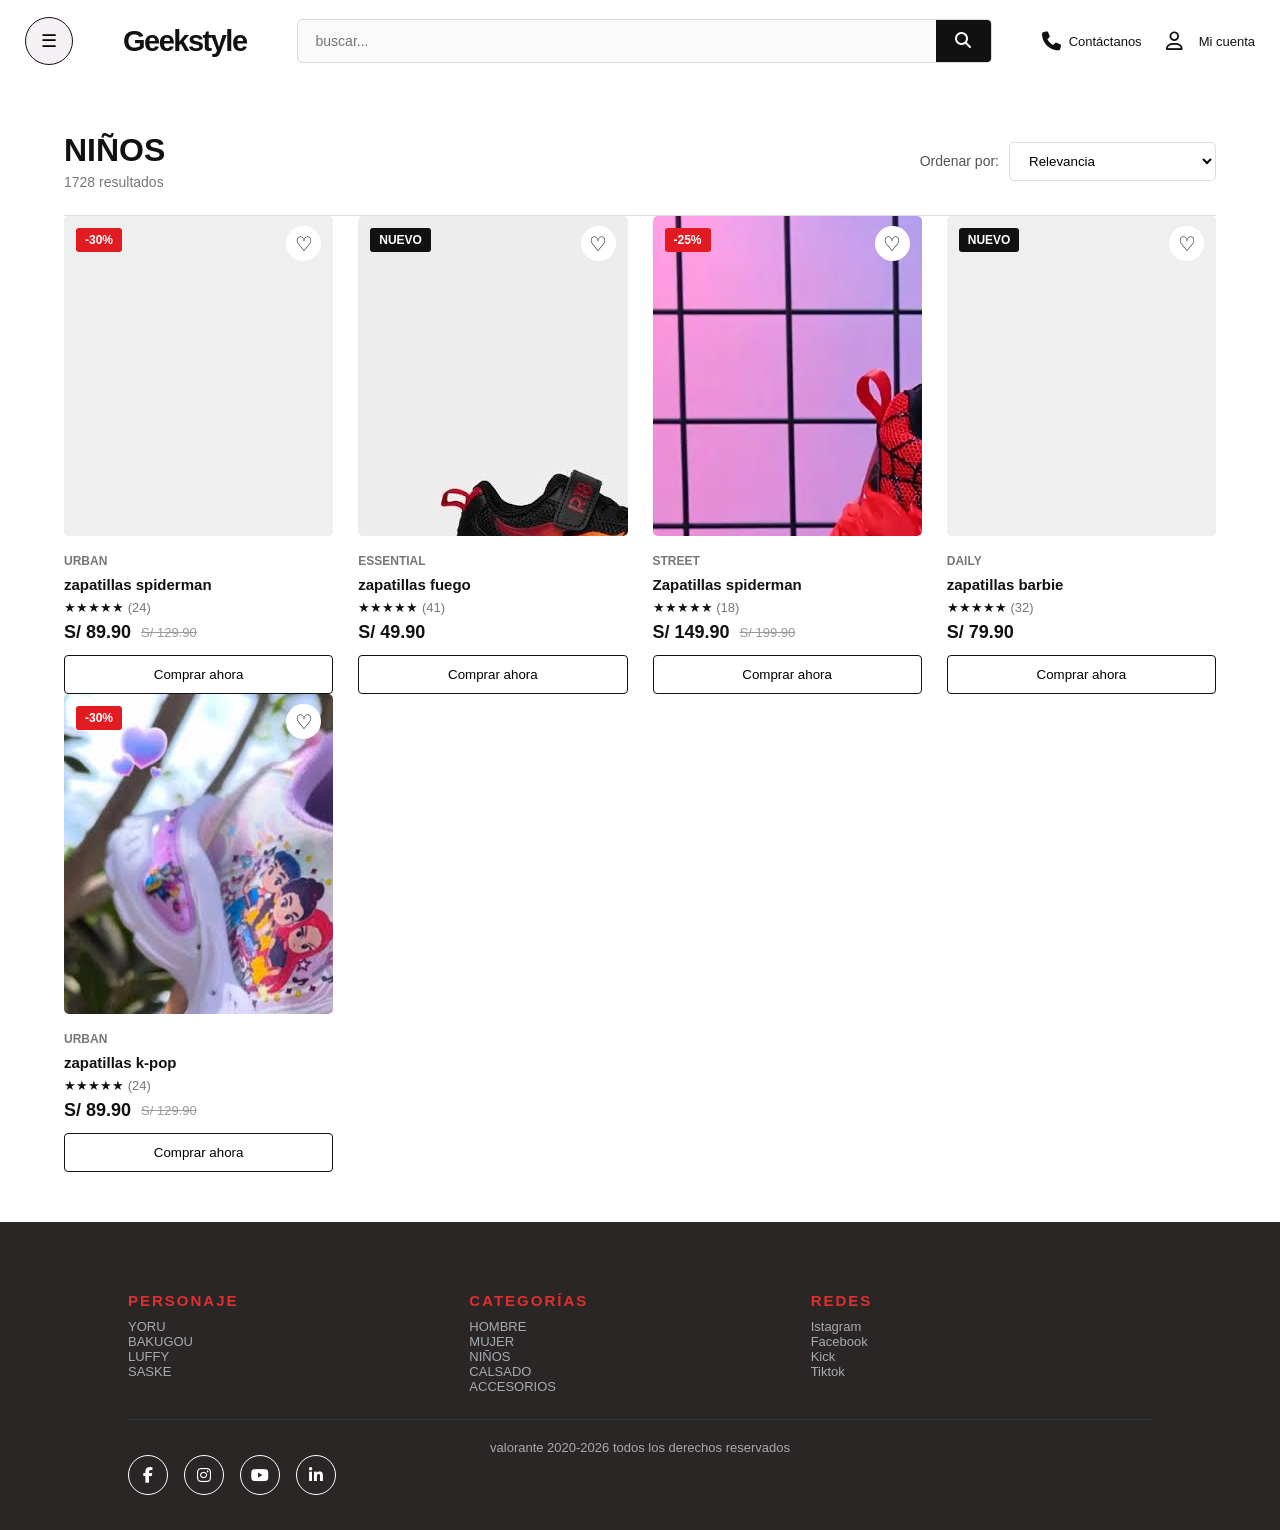
<file: ninos.html>
<!DOCTYPE html>
<html lang="es">
<head>
    <meta charset="UTF-8">
    <meta name="viewport" content="width=device-width, initial-scale=1.0">

    <title>Geekstyle | Tienda de ropa</title>

    <link rel="stylesheet" href="estilo2.css">

    <!-- Iconos -->
    <link rel="stylesheet"
          href="https://cdnjs.cloudflare.com/ajax/libs/font-awesome/6.5.2/css/all.min.css">
</head>

<body>


<!-- =========================
     HEADER
========================= -->

<header class="header">

<div class="menu-container">

    <button class="hamburger" id="hamburger">☰</button>

    <div class="menu" id="menu">
        <a href="mujer.html">Mujer</a>
        <a href="hombre.html">Hombre</a>
        <a href="ninos.html">Niños</a>
        
        

        <a href="ofertas.html" class="sale">🔥 OFERTAS</a>
    </div>

</div>



    <div class="logo">
       <a href="index.html">Geekstyle</a>
    </div>

<div class="barra-de-busqueda">
    <input type="text" placeholder="buscar...">
 <button> <i class="fa-solid fa-magnifying-glass"></i></button>
</div>

  

    <div class="header-actions">
        <div class="header-item">
           <i class="fa-solid fa-phone"></i>
           <a href="CONTACTANOS.html">
            <span>Contáctanos</span>
           </a>
        </div>

        <div class="header-item">
            <i class="fa-regular fa-user"></i>
            <a href="Cuenta.html"></a>
            <span>Mi cuenta</span>
        </div>

       

    </header>

    </div>
<section class="catalogo">

    <!-- CABECERA DE RESULTADOS -->
    <div class="catalogo-header">

        <div>
            <h1>NIÑOS</h1>
            <span class="cantidad-resultados">1728 resultados</span>
        </div>

        <div class="ordenar">
            <label for="orden">Ordenar por:</label>

            <select id="orden">
                <option>Relevancia</option>
                <option>Más vendidos</option>
                <option>Precio: menor a mayor</option>
                <option>Precio: mayor a menor</option>
                <option>Novedades</option>
            </select>
        </div>

        <button class="btn-filtros" id="btnFiltros">
            <i class="fa-solid fa-sliders"></i>
            Filtrar
        </button>

    </div>


    <!-- CONTENIDO -->
    


        <!-- PRODUCTOS -->
        <main class="productos-catalogo">

            <div class="productos-grid">

                <!-- PRODUCTO -->
                <article class="producto-catalogo">

                    <div class="imagen-producto">
                        <span class="descuento">-30%</span>

                        <button class="favorito">
                            ♡
                        </button>

                        <div class="producto-imagen">
                            <img SRC="./n1.webp">
                        </div>
                    </div>

                    <div class="info-producto">

                        <span class="marca-producto">
                            URBAN
                        </span>

                        <h3>
                            zapatillas spiderman
                        </h3>

                        <div class="estrellas">
                            ★★★★★
                            <span>(24)</span>
                        </div>

                        <div class="precios">
                            <strong>S/ 89.90</strong>
                            <del>S/ 129.90</del>
                        </div>

                        <button class="carrito">
                            Comprar ahora
                        </button>

                    </div>

                </article>


                <!-- PRODUCTO -->
                <article class="producto-catalogo">

                    <div class="imagen-producto">

                        <span class="nuevo">
                            NUEVO
                        </span>

                        <button class="favorito">
                            ♡
                        </button>

                        <div class="producto-imagen">
                         <img SRC="./n2.jpg">
                        </div>

                    </div>

                    <div class="info-producto">

                        <span class="marca-producto">
                            ESSENTIAL
                        </span>

                        <h3>
                            zapatillas fuego
                        </h3>

                        <div class="estrellas">
                            ★★★★★
                            <span>(41)</span>
                        </div>

                        <div class="precios">
                            <strong>S/ 49.90</strong>
                        </div>

                        <button class="carrito">
                            Comprar ahora
                        </button>

                    </div>

                </article>


                <!-- PRODUCTO -->
                <article class="producto-catalogo">

                    <div class="imagen-producto">

                        <span class="descuento">
                            -25%
                        </span>

                        <button class="favorito">
                            ♡
                        </button>

                        <div class="producto-imagen">
                           <img SRC="./n3.webp">
                        </div>

                    </div>

                    <div class="info-producto">

                        <span class="marca-producto">
                            STREET
                        </span>

                        <h3>
                            Zapatillas spiderman
                        </h3>

                        <div class="estrellas">
                            ★★★★★
                            <span>(18)</span>
                        </div>

                        <div class="precios">
                            <strong>S/ 149.90</strong>
                            <del>S/ 199.90</del>
                        </div>

                        <button class="carrito">
                            Comprar ahora
                        </button>

                    </div>

                </article>


                <!-- PRODUCTO -->
                <article class="producto-catalogo">

                    <div class="imagen-producto">

                        <span class="nuevo">
                            NUEVO
                        </span>

                        <button class="favorito">
                            ♡
                        </button>

                        <div class="producto-imagen">
                            <img SRC="./n4.webp">
                        </div>

                    </div>

                    <div class="info-producto">

                        <span class="marca-producto">
                            DAILY
                        </span>

                        <h3>
                            zapatillas barbie
                        </h3>

                        <div class="estrellas">
                            ★★★★★
                            <span>(32)</span>
                        </div>

                        <div class="precios">
                            <strong>S/ 79.90</strong>
                        </div>

                        <button class="carrito">
                            Comprar ahora
                        </button>

                    </div>

                </article>

            </div>

        </main>
     <!-- PRODUCTOS -->
        <main class="productos-catalogo">

            <div class="productos-grid">

                <!-- PRODUCTO -->
                <article class="producto-catalogo">

                    <div class="imagen-producto">
                        <span class="descuento">-30%</span>

                        <button class="favorito">
                            ♡
                        </button>

                        <div class="producto-imagen">
                            <img SRC="./n5.jpg">
                        </div>
                    </div>

                    <div class="info-producto">

                        <span class="marca-producto">
                            URBAN
                        </span>

                        <h3>
                            zapatillas k-pop
                        </h3>

                        <div class="estrellas">
                            ★★★★★
                            <span>(24)</span>
                        </div>

                        <div class="precios">
                            <strong>S/ 89.90</strong>
                            <del>S/ 129.90</del>
                        </div>

                        <button class="carrito">
                            Comprar ahora
                        </button>

                    </div>

                </article>


                

            </div>

        </main>
    </div>

</section>
<footer>

<div class="footer-column">
<h3>PERSONAJE</h3>
<a href="#">YORU</a>
<a href="#">BAKUGOU</a>
<a href="#">LUFFY</a>
<a href="#">SASKE</a>

</div>

<div class="footer-column">
<h3>CATEGORÍAS</h3>
<a href="#">HOMBRE</a>
<a href="#">MUJER</a>
<a href="#">NIÑOS</a>
<a href="#">CALSADO</a>
<a href="#">ACCESORIOS</a>


</div>

<div class="footer-column">
<h3>REDES</h3>
<a href="#">Istagram</a>
<a href="#">Facebook</a>
<a href="#">Kick</a>
<a href="#">Tiktok</a>

</div>

<div class="derechos">

    valorante 2020-2026 todos los derechos reservados

</div>

<div class="social-grid-container">

  <a href="#" class="social-icon" aria-label="Facebook"><i class="fa-brands fa-facebook-f"></i></a>
  <a href="#" class="social-icon" aria-label="Instagram"><i class="fa-brands fa-instagram"></i></a>
  <a href="#" class="social-icon" aria-label="YouTube"><i class="fa-brands fa-youtube"></i></a>
 <a href="#" class="social-icon" aria-label="LinkedIn"><i class="fa-brands fa-linkedin-in"></i></a>

 </div>

</footer>

<script>
    const hamburger = document.getElementById("hamburger");
    const menu = document.getElementById("menu");

    hamburger.addEventListener("click", () => {
        const isOpen = menu.classList.toggle("active");
        hamburger.setAttribute("aria-expanded", isOpen);
    });

    document.addEventListener("click", (event) => {
        if (!hamburger.contains(event.target) && !menu.contains(event.target)) {
            menu.classList.remove("active");
            hamburger.setAttribute("aria-expanded", "false");
        }
    });

    document.addEventListener("keydown", (event) => {
        if (event.key === "Escape") {
            menu.classList.remove("active");
            hamburger.setAttribute("aria-expanded", "false");
        }
    });
</script>

</body>
</html>
</file>
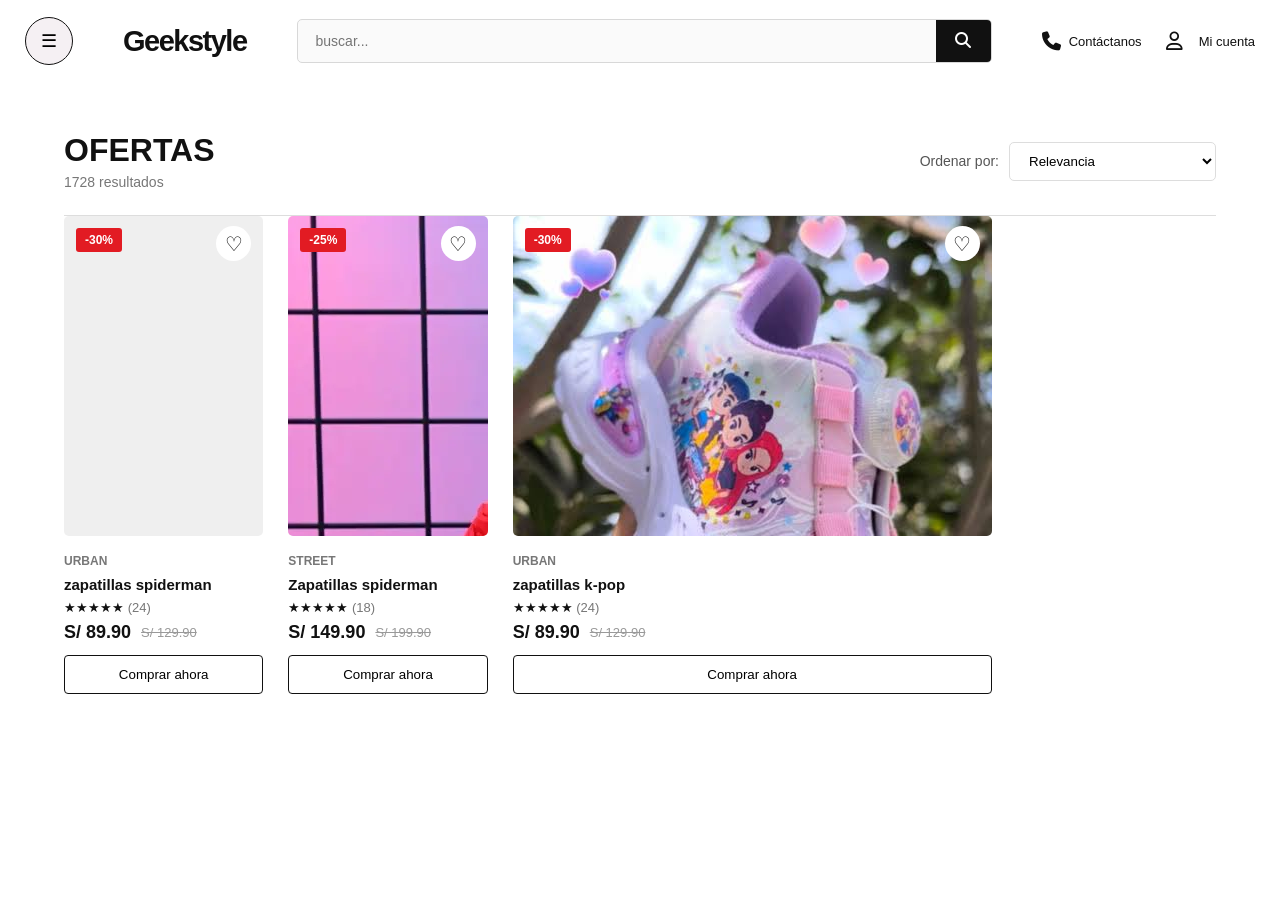
<file: ofertas.html>
<!DOCTYPE html>
<html lang="es">
<head>
    <meta charset="UTF-8">
    <meta name="viewport" content="width=device-width, initial-scale=1.0">

    <title>Geekstyle | Tienda de ropa</title>

    <link rel="stylesheet" href="estilo4.css">

    <!-- Iconos -->
    <link rel="stylesheet"
          href="https://cdnjs.cloudflare.com/ajax/libs/font-awesome/6.5.2/css/all.min.css">
</head>

<body>


<!-- =========================
     HEADER
========================= -->

<header class="header">

<div class="menu-container">

    <button class="hamburger" id="hamburger">☰</button>

    <div class="menu" id="menu">
        <a href="mujer.html">Mujer</a>
        <a href="hombre.html">Hombre</a>
        <a href="ninos.html">Niños</a>
       
        
        <a href="ofertas.html" class="sale">🔥 OFERTAS</a>
    </div>

</div>



    <div class="logo">
        <a href="index.html">Geekstyle</a>
    </div>

<div class="barra-de-busqueda">
    <input type="text" placeholder="buscar...">
 <button> <i class="fa-solid fa-magnifying-glass"></i></button>
</div>

  

    <div class="header-actions">
        <div class="header-item">
           <i class="fa-solid fa-phone"></i>
           <a href="CONTACTANOS.html">
            <span>Contáctanos</span>
           </a>
        </div>

        <div class="header-item">
            <i class="fa-regular fa-user"></i>
            <a href="Cuenta.html"></a>
            <span>Mi cuenta</span>
        </div>

       

        

    </div>
    


</header>
<section class="catalogo">

    <!-- CABECERA DE RESULTADOS -->
    <div class="catalogo-header">

        <div>
            <h1>OFERTAS</h1>
            <span class="cantidad-resultados">1728 resultados</span>
        </div>

        <div class="ordenar">
            <label for="orden">Ordenar por:</label>

            <select id="orden">
                <option>Relevancia</option>
                <option>Más vendidos</option>
                <option>Precio: menor a mayor</option>
                <option>Precio: mayor a menor</option>
                <option>Novedades</option>
            </select>
        </div>

        <button class="btn-filtros" id="btnFiltros">
            <i class="fa-solid fa-sliders"></i>
            Filtrar
        </button>

    </div>


    <!-- CONTENIDO -->
    <main class="productos-catalogo">

            <div class="productos-grid">

                <!-- PRODUCTO -->
                <article class="producto-catalogo">

                    <div class="imagen-producto">
                        <span class="descuento">-30%</span>

                        <button class="favorito">
                            ♡
                        </button>

                        <div class="producto-imagen">
                            <img SRC="./n1.webp">
                        </div>
                    </div>

                    <div class="info-producto">

                        <span class="marca-producto">
                            URBAN
                        </span>

                        <h3>
                            zapatillas spiderman
                        </h3>

                        <div class="estrellas">
                            ★★★★★
                            <span>(24)</span>
                        </div>

                        <div class="precios">
                            <strong>S/ 89.90</strong>
                            <del>S/ 129.90</del>
                        </div>

                        <button class="carrito">
                            Comprar ahora
                        </button>

                    </div>

                </article>


                


         <article class="producto-catalogo">

                    <div class="imagen-producto">

                        <span class="descuento">
                            -25%
                        </span>

                        <button class="favorito">
                            ♡
                        </button>

                        <div class="producto-imagen">
                           <img SRC="./n3.webp">
                        </div>

                    </div>

                    <div class="info-producto">

                        <span class="marca-producto">
                            STREET
                        </span>

                        <h3>
                            Zapatillas spiderman
                        </h3>

                        <div class="estrellas">
                            ★★★★★
                            <span>(18)</span>
                        </div>

                        <div class="precios">
                            <strong>S/ 149.90</strong>
                            <del>S/ 199.90</del>
                        </div>

                        <button class="carrito">
                            Comprar ahora
                        </button>

                    </div>

                </article>

                <article class="product-card">

          

          

        <article class="producto-catalogo">

                    <div class="imagen-producto">
                        <span class="descuento">-30%</span>

                        <button class="favorito">
                            ♡
                        </button>

                        <div class="producto-imagen">
                            <img SRC="./n5.jpg">
                        </div>
                    </div>

                    <div class="info-producto">

                        <span class="marca-producto">
                            URBAN
                        </span>

                        <h3>
                            zapatillas k-pop
                        </h3>

                        <div class="estrellas">
                            ★★★★★
                            <span>(24)</span>
                        </div>

                        <div class="precios">
                            <strong>S/ 89.90</strong>
                            <del>S/ 129.90</del>
                        </div>

                        <button class="carrito">
                            Comprar ahora
                        </button>

                    </div>

                </article>


                

            </div>

        </main>


     

</section>

<script>
    const hamburger = document.getElementById("hamburger");
    const menu = document.getElementById("menu");

    hamburger.addEventListener("click", () => {
        const isOpen = menu.classList.toggle("active");
        hamburger.setAttribute("aria-expanded", isOpen);
    });

    document.addEventListener("click", (event) => {
        if (!hamburger.contains(event.target) && !menu.contains(event.target)) {
            menu.classList.remove("active");
            hamburger.setAttribute("aria-expanded", "false");
        }
    });

    document.addEventListener("keydown", (event) => {
        if (event.key === "Escape") {
            menu.classList.remove("active");
            hamburger.setAttribute("aria-expanded", "false");
        }
    });
</script>

</body>
</html>
</file>
<file: estilo5.css>
/* =========================================
   RESET
========================================= */

* {
    margin: 0;
    padding: 0;
    box-sizing: border-box;
}

:root {

    --black: #111111;
    --dark: #1d1d1d;
    --white: #ffffff;

    --gray-100: #f7f7f7;
    --gray-200: #eeeeee;
    --gray-400: #999999;
    --gray-600: #666666;

    --accent: #e63946;
    --accent-dark: #c92835;

    --border: #e5e5e5;

    --max-width: 1280px;
}

html {
    scroll-behavior: smooth;
}

nav {
    display: flex;
    justify-content: space-between;
    align-items: center;
    padding: 20px 5%;
}

.menu-container {
    display: flex;
    align-items: center;
    position: relative;
}

.hamburger {
    width: 48px;
    height: 48px;

    display: flex;
    align-items: center;
    justify-content: center;

    padding: 0;

    background: #f5f0f3;

    border: 1px solid #111;

    border-radius: 50%;

    font-size: 18px;

    cursor: pointer;
}

.hamburger:hover {
    background: #111;
    color: white;
}

.menu{
   position: absolute;

    top: 60px;
    left: 0;

    width: 230px;

    background: white;

    border-top: 2px solid #111;

    box-shadow: 0 5px 15px rgba(0, 0, 0, 0.12);

    display: none;

    flex-direction: column;

    z-index: 1000;
} 


.menu a {
    display: block;

    padding: 15px 25px;

    color: #333;

    font-size: 14px;

    border-bottom: 1px solid #eee;

    transition: 0.2s;
}

.menu a:hover {
    background: #f5f5f5;
    color: #111;
}

.menu .sale {
    color: #e63946;
    font-weight: bold;
}

.menu.active {
    display: flex;
}


body {
    font-family: Arial, Helvetica, sans-serif;
    color: var(--black);
    background: white;
}

a {
    text-decoration: none;
    color: inherit;
}

button {
    font-family: inherit;
    cursor: pointer;
}


/* =========================================
   TOP BAR
========================================= */

.top-bar {
    background: var(--black);
    color: white;
    text-align: center;

    padding: 10px 20px;

    font-size: 12px;
    letter-spacing: .3px;
}


/* =========================================
   HEADER
========================================= */

.header {

    width: 100%;
    max-width: var(--max-width);

    margin: auto;

    min-height: 82px;

    display: flex;
    align-items: center;

    gap: 50px;

    padding: 0 25px;
}

.logo {

    font-size: 29px;

    font-weight: 900;

    letter-spacing: -1.5px;

    white-space: nowrap;
}

.logo span {
    color: var(--accent);
}


/* SEARCH */

.barra-de-busqueda {

    flex: 1;

    height: 44px;

    display: flex;

    border: 1px solid #d8d8d8;

    border-radius: 5px;

    overflow: hidden;

    background: #fafafa;
}

.barra-de-busqueda input {

    flex: 1;

    border: 0;

    outline: none;

    padding: 0 18px;

    font-size: 14px;

    background: transparent;
}

.barra-de-busqueda button {

    width: 55px;

    border: 0;

    background: var(--black);

    color: white;

    font-size: 16px;
}


/* HEADER ACTIONS */

.header-actions {

    display: flex;

    align-items: center;

    gap: 24px;
}

.header-item {

    position: relative;

    display: flex;

    align-items: center;

    gap: 8px;

    font-size: 13px;

    white-space: nowrap;
}

.header-item i {
    font-size: 19px;
}

.cart b {

    position: absolute;

    top: -10px;
    left: 12px;

    width: 17px;
    height: 17px;

    display: flex;
    align-items: center;
    justify-content: center;

    border-radius: 50%;

    background: var(--accent);

    color: white;

    font-size: 9px;
}


/* =========================================
   NAVIGATION
========================================= */

.navigation {

    border-top: 1px solid var(--border);
    border-bottom: 1px solid var(--border);

    display: flex;

    justify-content: center;

    gap: 42px;

    padding: 16px 20px;

    font-size: 14px;

    font-weight: 600;
}

.navigation a {
    transition: .2s;
    text-align: right;
}

.navigation a:hover {
    color: var(--accent);
}

.navigation .sale {
    color: var(--accent);
}


/* =========================================
   HERO
========================================= */

.hero {

    min-height: 540px;

    display: flex;

    align-items: center;

    padding: 60px 8%;

    background:

        linear-gradient(
            90deg,
            rgba(0,0,0,.72),
            rgba(0,0,0,.25),
            rgba(0,0,0,0)
        ),

        url("pexels-rdne-stock-project-5698851-scaled.jpg");

    background-size: cover;

    background-position: center;
}

.hero-content {

    color: white;

    max-width: 550px;
}

.hero-content > span {

    font-size: 13px;

    font-weight: bold;

    letter-spacing: 3px;
}

.hero h1 {

    font-size: clamp(48px, 6vw, 82px);

    line-height: .95;

    margin: 18px 0;
}

.hero p {

    max-width: 450px;

    font-size: 17px;

    line-height: 1.6;

    color: #eeeeee;

    margin-bottom: 30px;
}


/* =========================================
   BUTTONS
========================================= */

.primary-btn {

    border: 0;

    background: white;

    color: black;

    padding: 15px 24px;

    font-weight: bold;

    display: inline-flex;

    gap: 15px;

    align-items: center;

    transition: .25s;
}

.primary-btn:hover {

    background: var(--accent);

    color: white;

    transform: translateY(-2px);
}


/* =========================================
   SECTIONS
========================================= */

.section {

    max-width: var(--max-width);

    margin: auto;

    padding: 80px 25px;
}

.section-header {

    display: flex;

    align-items: end;

    justify-content: space-between;

    margin-bottom: 35px;
}

.section-label {

    display: block;

    color: var(--accent);

    font-size: 11px;

    font-weight: 800;

    letter-spacing: 2px;

    margin-bottom: 8px;
}

.section-header h2,
.brands-section h2 {

    font-size: 32px;

    letter-spacing: -1px;
}

.section-header > a {

    font-size: 13px;

    font-weight: bold;

    border-bottom: 1px solid black;

    padding-bottom: 4px;
}


/* =========================================
   CATEGORIES
========================================= */

.categories {

    display: grid;

    grid-template-columns: repeat(4, 1fr);

    gap: 18px;
}

.category {
    cursor: pointer;
}

.category-image {

    height: 360px;

    background-size: cover;

    background-position: center;

    transition: .4s;

    margin-bottom: 16px;
}

.category:hover .category-image {


    filter: brightness(50%);
}

.women {
    background-image:
        url("WhatsApp Image 2026-10-06 at 18.00.15(1).jpeg");
}

.men {
    background-image:
        url("WhatsApp Image 2026-10-06 at 18.00.15(2).jpeg");
}

.shoes {
    background-image:
        url("WhatsApp Image 2026-10-06 at 18.00.14.jpeg");
}

.accessories {
    background-image:
        url("WhatsApp Image 2026-10-06 at 18.00.14(1).jpeg");
}

.category h3 {

    font-size: 18px;

    margin-bottom: 5px;
}

.category p {

    color: var(--gray-600);

    font-size: 13px;
}


/* =========================================
   BENEFITS
========================================= */

.benefits {

    background: var(--gray-100);

    display: grid;

    grid-template-columns: repeat(4, 1fr);

    padding: 35px max(25px, calc((100% - 1280px) / 2));

    gap: 30px;
}

.benefit {

    display: flex;

    gap: 15px;

    align-items: center;
}

.benefit i {

    font-size: 25px;

    color: var(--accent);
}

.benefit h3 {

    font-size: 13px;

    margin-bottom: 5px;
}

.benefit p {

    font-size: 11px;

    color: var(--gray-600);
}


/* =========================================
   PRODUCTS
========================================= */

.products {

    display: grid;

    grid-template-columns: repeat(4, 1fr);

    gap: 20px;
}

.product-card {
    min-width: 0;
}

.product-image {

    height: 410px;

    position: relative;

    background-size: cover;

    background-position: center;

    overflow: hidden;
}

.product-1 {

    background-image:
        url("spellbinding_pink_650-002-042_alt3_sq_wt_4800x4800-scaled.jpg");
}

.product-2 {

    background-image:
        url("Harry-Potter-x-Welcome-Dementor-Black-Hoodie-_404078-front-US.webp");
}

.product-3 {

    background-image:
        url("Sf948cd9cfcf34564a2391179bb7c806cs.jpg_480x480q75.avif");
}

.product-4 {

    background-image:
        url("D_NQ_NP_773176-MLM74063721095_012024-O.webp");
}


/* PRODUCT LABELS */

.discount,
.new {

    position: absolute;

    top: 13px;
    left: 13px;

    padding: 7px 10px;

    background: var(--accent);

    color: white;

    font-size: 10px;

    font-weight: bold;
}

.new {
    background: white;
    color: black;
}


/* FAVORITE */

.favorite {

    position: absolute;

    right: 13px;
    top: 13px;

    width: 38px;
    height: 38px;

    border: 0;

    border-radius: 50%;

    background: white;

    font-size: 22px;

    transition: .2s;
}

.favorite:hover {

    color: var(--accent);

    transform: scale(1.1);
}


/* QUICK VIEW */

.quick-view {

    position: absolute;

    bottom: -45px;

    left: 0;

    right: 0;

    text-align: center;

    background: rgba(0,0,0,.85);

    color: white;

    padding: 13px;

    font-size: 12px;

    transition: .3s;
}

.product-card:hover .quick-view {
    bottom: 0;
}


/* PRODUCT INFO */

.product-info {

    padding: 15px 2px;
}

.brand {

    color: var(--gray-400);

    font-size: 10px;

    font-weight: bold;

    letter-spacing: 1px;
}

.product-info h3 {

    font-size: 14px;

    margin: 7px 0;

    font-weight: 600;
}

.rating {

    color: #f2a900;

    font-size: 11px;

    margin-bottom: 10px;
}

.rating span {

    color: var(--gray-400);

    margin-left: 4px;
}

.price {

    display: flex;

    gap: 9px;

    align-items: center;
}

.price strong {

    font-size: 18px;
}

.price del {

    color: #aaa;

    font-size: 12px;
}

.add-cart {

    width: 100%;

    border: 1px solid black;

    background: white;

    padding: 11px;

    margin-top: 14px;

    font-size: 12px;

    font-weight: bold;

    transition: .2s;
}

.add-cart:hover {

    background: black;

    color: white;
}


/* =========================================
   OFFER
========================================= */

.offer {

    min-height: 400px;

    display: flex;

    align-items: center;

    padding: 60px 10%;

    color: white;

    background:

        linear-gradient(
            90deg,
            rgba(0,0,0,.75),
            rgba(0,0,0,.1)
        ),

        url("WhatsApp Image 2026-10-06 at 18.00.15(3).jpeg");

    background-position: center;

    background-size: cover;
}

.offer > div {
    max-width: 450px;
}

.offer span {

    color: #ffccd0;

    font-size: 12px;

    letter-spacing: 3px;

    font-weight: bold;
}

.offer h2 {

    font-size: 55px;

    margin: 12px 0;
}

.offer p {

    margin-bottom: 25px;

    color: #ddd;
}

.light-btn {

    padding: 14px 25px;

    border: 0;

    background: white;

    color: black;

    font-weight: bold;
}


/* =========================================
   BRANDS
========================================= */

.brands-section {

    text-align: center;

    max-width: var(--max-width);

    margin: auto;

    padding: 80px 25px;
}

.brands {

    margin-top: 40px;

    display: grid;

    grid-template-columns: repeat(6, 1fr);

    border-top: 1px solid var(--border);

    border-bottom: 1px solid var(--border);
}

.brands div {

    padding: 30px 10px;

    border-right: 1px solid var(--border);

    font-weight: 900;

    font-size: 15px;

    color: #444;
}

.brands div:last-child {
    border-right: 0;
}


/* =========================================
   NEWSLETTER
========================================= */

.newsletter {

    background: #111;

    color: white;

    padding: 65px max(25px, calc((100% - 1100px) / 2));

    display: flex;

    align-items: center;

    justify-content: space-between;

    gap: 50px;
}

.newsletter > div {
    max-width: 550px;
}

.newsletter span {

    color: #aaa;

    font-size: 10px;

    letter-spacing: 2px;

    font-weight: bold;
}

.newsletter h2 {

    font-size: 32px;

    margin: 10px 0;
}

.newsletter p {

    color: #aaa;

    font-size: 13px;

    line-height: 1.5;
}

.newsletter form {

    display: flex;

    min-width: 400px;
}

.newsletter input {

    flex: 1;

    height: 48px;

    border: 0;

    padding: 0 15px;

    outline: none;
}

.newsletter button {

    border: 0;

    padding: 0 25px;

    background: var(--accent);

    color: white;

    font-weight: bold;
}


/* =========================================
   FOOTER
========================================= */

footer{
    background: #2a2626;
    color:rgb(86, 226, 30);
    padding: 70px 10% 35px;
    display:grid;
    grid-template-columns: 1fr 1fr 1fr;
}

.footer-column {
    display: flex;
    flex-direction: column;
    padding-bottom: 25px;
}

.footer-column h3 {
  font-size: 15px;
  letter-spacing: 2px;
  margin-bottom: 10px;
  color: #e12e2e;

}

.footer-column h3:hover {
    color:rgb(255, 0, 0);
}

.footer-column a {
 color: rgb(166, 172, 177);
 font-family: Verdana, Geneva, Tahoma, sans-serif;
text-decoration: none;
font-size: 13px;
}

.footer-column a:hover {
    color:rgb(255, 0, 0);
}

.derechos{
    grid-column: 1 / -1;
    border-top: 1px solid #2b393d;
    padding-top: 20px;
    color:darkgrey;
    font-size: 13px;
    font-family: sans-serif;
    text-align: center;
}

.social-grid-container {

  display: grid;

  /* Crea 4 columnas que se ajustan al contenido */

  grid-template-columns: repeat(4, max-content); 

  /* Espacio entre cada círculo */

  gap: 16px; 

 }



 /* Estilo individual de cada círculo usando Grid para centrar */

 .social-icon {

  display: grid;

  /* Esta es la clave en Grid para centrar horizontal y verticalmente */

  place-items: center; 

  width: 40px;

  height: 40px;

  border: 1px solid #fff;

  border-radius: 50%;

  color: #fff;

  text-decoration: none;

  font-size: 16px;

  transition: all 0.3s ease;

 }



 /* Efecto al pasar el cursor (opcional) */

 .social-icon:hover {

  background-color: #fff;

  color: #000;

 }

/* =========================================
   RESPONSIVE
========================================= */

@media (max-width: 1000px) {

    .header {

        gap: 25px;
    }

    .header-actions {

        gap: 12px;
    }

    .header-item span {
        display: none;
    }

    .categories,
    .products {

        grid-template-columns: repeat(2, 1fr);
    }

    .benefits {

        grid-template-columns: repeat(2, 1fr);
    }

    .brands {

        grid-template-columns: repeat(3, 1fr);
    }

    .brands div:nth-child(3) {
        border-right: 0;
    }

    .newsletter {

        flex-direction: column;

        align-items: flex-start;
    }

    .newsletter form {
        width: 100%;
        min-width: 0;
    }

    .footer-main {

        grid-template-columns: repeat(2, 1fr);
    }
}


@media (max-width: 700px) {

    .top-bar {

        font-size: 10px;
    }

    .header {

        min-height: 70px;

        flex-wrap: wrap;

        padding: 15px 20px;

        gap: 15px;
    }

    .logo {
        font-size: 24px;
    }

    .search {

        order: 3;

        flex-basis: 100%;
    }

    .header-actions {

        margin-left: auto;
    }

    .navigation {

        overflow-x: auto;

        justify-content: flex-start;

        gap: 25px;

        white-space: nowrap;

        padding: 14px 20px;
    }

    .hero {

        min-height: 520px;

        padding: 40px 25px;

        background-position: 65% center;
    }

    .hero h1 {

        font-size: 50px;
    }

    .section {

        padding: 55px 20px;
    }

    .section-header h2 {

        font-size: 25px;
    }

    .categories,
    .products {

        grid-template-columns: 1fr 1fr;

        gap: 12px;
    }

    .category-image {

        height: 250px;
    }

    .product-image {

        height: 280px;
    }

    .benefits {

        grid-template-columns: 1fr;

        padding: 35px 20px;
    }

    .offer {

        min-height: 430px;

        padding: 50px 25px;
    }

    .offer h2 {

        font-size: 42px;
    }

    .brands {

        grid-template-columns: repeat(2, 1fr);
    }

    .brands div {

        border-right: 1px solid var(--border);
        border-bottom: 1px solid var(--border);
    }

    .newsletter {

        padding: 50px 25px;
    }

    .newsletter form {

        flex-direction: column;

        gap: 10px;
    }

    .newsletter input {

        width: 100%;
    }

    .newsletter button {

        height: 48px;
    }

    .footer-main {

        grid-template-columns: 1fr 1fr;

        gap: 40px 25px;

        padding: 50px 20px;
    }

    .footer-bottom {

        flex-direction: column;

        gap: 8px;

        padding: 20px;
    }
}


@media (max-width: 430px) {

    .header-actions {

        gap: 10px;
    }

    .header-item i {

        font-size: 17px;
    }

    .categories,
    .products {

        grid-template-columns: 1fr;
    }

    .category-image {

        height: 380px;
    }

    .product-image {

        height: 390px;
    }

    .brands-section {

        padding: 55px 20px;
    }

    .footer-main {

        grid-template-columns: 1fr;
    }
}
</file>
<file: estilo11.css>
* {
    margin: 0;
    padding: 0;
    box-sizing: border-box;
}

:root {

    --black: #111111;
    --dark: #1d1d1d;
    --white: #ffffff;

    --gray-100: #f7f7f7;
    --gray-200: #eeeeee;
    --gray-400: #999999;
    --gray-600: #666666;

    --accent: #e63946;
    --accent-dark: #c92835;

    --border: #e5e5e5;

    --max-width: 1280px;
}

html {
    scroll-behavior: smooth;
}

av {
    display: flex;
    justify-content: space-between;
    align-items: center;
    padding: 20px 5%;
}

.menu-container {
    display: flex;
    align-items: center;
    position: relative;
}

.hamburger {
    width: 48px;
    height: 48px;

    display: flex;
    align-items: center;
    justify-content: center;

    padding: 0;

    background: #f5f0f3;

    border: 1px solid #111;

    border-radius: 50%;

    font-size: 18px;

    cursor: pointer;
}

.hamburger:hover {
    background: #111;
    color: white;
}

.menu{
   position: absolute;

    top: 60px;
    left: 0;

    width: 230px;

    background: white;

    border-top: 2px solid #111;

    box-shadow: 0 5px 15px rgba(0, 0, 0, 0.12);

    display: none;

    flex-direction: column;

    z-index: 1000;
} 


.menu a {
    display: block;

    padding: 15px 25px;

    color: #333;

    font-size: 14px;

    border-bottom: 1px solid #eee;

    transition: 0.2s;
}

.menu a:hover {
    background: #f5f5f5;
    color: #111;
}

.menu .sale {
    color: #e63946;
    font-weight: bold;
}

.menu.active {
    display: flex;
}

body {
    font-family: Arial, Helvetica, sans-serif;
    color: var(--black);
    background: white;
}

a {
    text-decoration: none;
    color: inherit;
}

button {
    font-family: inherit;
    cursor: pointer;
}


/* =========================================
   TOP BAR
========================================= */

.top-bar {
    background: var(--black);
    color: white;
    text-align: center;

    padding: 10px 20px;

    font-size: 12px;
    letter-spacing: .3px;
}


/* =========================================
   HEADER
========================================= */

.header {

    width: 100%;
    max-width: var(--max-width);

    margin: auto;

    min-height: 82px;

    display: flex;
    align-items: center;

    gap: 50px;

    padding: 0 25px;
}

.logo {

    font-size: 29px;

    font-weight: 900;

    letter-spacing: -1.5px;

    white-space: nowrap;
}

.logo span {
    color: var(--accent);
}


/* SEARCH */

.barra-de-busqueda {

    flex: 1;

    height: 44px;

    display: flex;

    border: 1px solid #d8d8d8;

    border-radius: 5px;

    overflow: hidden;

    background: #fafafa;
}

.barra-de-busqueda input {

    flex: 1;

    border: 0;

    outline: none;

    padding: 0 18px;

    font-size: 14px;

    background: transparent;
}

.barra-de-busqueda button {

    width: 55px;

    border: 0;

    background: var(--black);

    color: white;

    font-size: 16px;
}


/* HEADER ACTIONS */

.header-actions {

    display: flex;

    align-items: center;

    gap: 24px;
}

.header-item {

    position: relative;

    display: flex;

    align-items: center;

    gap: 8px;

    font-size: 13px;

    white-space: nowrap;
}

.header-item i {
    font-size: 19px;
}

.cart b {

    position: absolute;

    top: -10px;
    left: 12px;

    width: 17px;
    height: 17px;

    display: flex;
    align-items: center;
    justify-content: center;

    border-radius: 50%;

    background: var(--accent);

    color: white;

    font-size: 9px;
}


/* =========================================
   NAVIGATION
========================================= */

.navigation {

    border-top: 1px solid var(--border);
    border-bottom: 1px solid var(--border);

    display: flex;

    justify-content: center;

    gap: 42px;

    padding: 16px 20px;

    font-size: 14px;

    font-weight: 600;
}

.navigation a {
    transition: .2s;
    text-align: right;
}

.navigation a:hover {
    color: var(--accent);
}

.navigation .sale {
    color: var(--accent);
}

.formulario {
    width: 100%;
    max-width: 420px;
    margin: 20px auto;
    padding: 5px 25px 25px;
}

h1 {
    color: rgb(253, 5, 5);
    font-size: 38px;
    font-weight: normal;
    margin-bottom: 25px;
}

form {
    width: 100%;
}

.fila {
    display: grid;
    grid-template-columns: 1fr 1fr;
    gap: 10px;
    margin-bottom: 10px;
    padding: 10px;
    background: #f1f1f1;
    border: 1px solid #dddddd;
    border-radius: 6px;
}

input[type="text"],
input[type="tel"],
input[type="email"],
textarea {
    width: 100%;
    border: none;
    border-radius: 6px;
    padding: 8px;
    font-size: 12px;
    outline: none;
}

.fila input {
    height: 27px;
}

input[type="email"] {
    height: 27px;
    margin-bottom: 10px;
}

form > input[type="email"] {
    width: 100%;
    height: auto;
    padding: 18px 10px;
    background: #f1f1f1;
    border: 1px solid #dddddd;
    border-radius: 6px;
}

textarea {
    height: 43px;
    resize: vertical;
    margin-bottom: 10px;
}

input::placeholder,
textarea::placeholder {
    color: #f83605;
}

.privacidad {
    display: flex;
    align-items: center;
    gap: 3px;
    margin-bottom: 25px;
    padding: 12px 10px;
    background: #f1f1f1;
    border: 1px solid #dddddd;
    border-radius: 6px;
}

.privacidad input {
    width: 11px;
    height: 11px;
}

.privacidad label {
    color: #f70404;
    font-size: 10px;
}

button {
    width: 140px;
    height: 34px;
    border: none;
    border-radius: 7px;
    background-color: #eff1f1;
    color: rgb(250, 6, 6);
    font-weight: bold;
    font-size: 11px;
    cursor: pointer;
}

button:hover {
    background-color: #f73f07;
}
.tipo-prenda {
    margin-top: 15px;
    margin-bottom: 20px;
    padding: 12px 10px;
    background: #f1f1f1;
    border: 1px solid #dddddd;
    border-radius: 6px;
}

.tipo-prenda h2,
.proyecto h2 {
    color: rgb(245, 3, 3);
    font-size: 16px;
    font-weight: normal;
    margin-bottom: 10px;
}

.opciones-prenda {
    display: grid;
    grid-template-columns: 1fr 1fr;
    gap: 8px 20px;
}

.opciones-prenda label {
    color: #f30707;
    font-size: 12px;
    display: flex;
    align-items: center;
    gap: 5px;
}

.opciones-prenda input[type="checkbox"] {
    width: 13px;
    height: 13px;
}

/* CAMPO OTROS */

.opciones-prenda label:last-child {
    display: flex;
    flex-wrap: wrap;
}

.opciones-prenda label:last-child input[type="text"] {
    width: 100px;
    height: 25px;
    padding: 5px;
    border: none;
    border-radius: 5px;
}

/* DETALLA TU PROYECTO */

.proyecto {
    margin-bottom: 15px;
    padding: 12px 10px;
    background: #f1f1f1;
    border: 1px solid #dddddd;
    border-radius: 6px;
}

.proyecto textarea {
    width: 100%;
    height: 80px;
    border: none;
    border-radius: 6px;
    padding: 10px;
    font-size: 12px;
    outline: none;
    resize: vertical;
}
</file>
<file: estilo9.css>
/* =========================================
   RESET
========================================= */

* {
    margin: 0;
    padding: 0;
    box-sizing: border-box;
}

:root {

    --black: #111111;
    --dark: #1d1d1d;
    --white: #ffffff;

    --gray-100: #f7f7f7;
    --gray-200: #eeeeee;
    --gray-400: #999999;
    --gray-600: #666666;

    --accent: #e63946;
    --accent-dark: #c92835;

    --border: #e5e5e5;

    --max-width: 1280px;
}

html {
    scroll-behavior: smooth;
}

av {
    display: flex;
    justify-content: space-between;
    align-items: center;
    padding: 20px 5%;
}

.menu-container {
    display: flex;
    align-items: center;
    position: relative;
}

.hamburger {
    width: 48px;
    height: 48px;

    display: flex;
    align-items: center;
    justify-content: center;

    padding: 0;

    background: #f5f0f3;

    border: 1px solid #111;

    border-radius: 50%;

    font-size: 18px;

    cursor: pointer;
}

.hamburger:hover {
    background: #111;
    color: white;
}

.menu{
   position: absolute;

    top: 60px;
    left: 0;

    width: 230px;

    background: white;

    border-top: 2px solid #111;

    box-shadow: 0 5px 15px rgba(0, 0, 0, 0.12);

    display: none;

    flex-direction: column;

    z-index: 1000;
} 


.menu a {
    display: block;

    padding: 15px 25px;

    color: #333;

    font-size: 14px;

    border-bottom: 1px solid #eee;

    transition: 0.2s;
}

.menu a:hover {
    background: #f5f5f5;
    color: #111;
}

.menu .sale {
    color: #e63946;
    font-weight: bold;
}

.menu.active {
    display: flex;
}

body {
    font-family: Arial, Helvetica, sans-serif;
    color: var(--black);
    background: white;
}

a {
    text-decoration: none;
    color: inherit;
}

button {
    font-family: inherit;
    cursor: pointer;
}


/* =========================================
   TOP BAR
========================================= */

.top-bar {
    background: var(--black);
    color: white;
    text-align: center;

    padding: 10px 20px;

    font-size: 12px;
    letter-spacing: .3px;
}


/* =========================================
   HEADER
========================================= */

.header {

    width: 100%;
    max-width: var(--max-width);

    margin: auto;

    min-height: 82px;

    display: flex;
    align-items: center;

    gap: 50px;

    padding: 0 25px;
}

.logo {

    font-size: 29px;

    font-weight: 900;

    letter-spacing: -1.5px;

    white-space: nowrap;
}

.logo span {
    color: var(--accent);
}


/* SEARCH */

.barra-de-busqueda {

    flex: 1;

    height: 44px;

    display: flex;

    border: 1px solid #d8d8d8;

    border-radius: 5px;

    overflow: hidden;

    background: #fafafa;
}

.barra-de-busqueda input {

    flex: 1;

    border: 0;

    outline: none;

    padding: 0 18px;

    font-size: 14px;

    background: transparent;
}

.barra-de-busqueda button {

    width: 55px;

    border: 0;

    background: var(--black);

    color: white;

    font-size: 16px;
}


/* HEADER ACTIONS */

.header-actions {

    display: flex;

    align-items: center;

    gap: 24px;
}

.header-item {

    position: relative;

    display: flex;

    align-items: center;

    gap: 8px;

    font-size: 13px;

    white-space: nowrap;
}

.header-item i {
    font-size: 19px;
}

.cart b {

    position: absolute;

    top: -10px;
    left: 12px;

    width: 17px;
    height: 17px;

    display: flex;
    align-items: center;
    justify-content: center;

    border-radius: 50%;

    background: var(--accent);

    color: white;

    font-size: 9px;
}


/* =========================================
   NAVIGATION
========================================= */

.navigation {

    border-top: 1px solid var(--border);
    border-bottom: 1px solid var(--border);

    display: flex;

    justify-content: center;

    gap: 42px;

    padding: 16px 20px;

    font-size: 14px;

    font-weight: 600;
}

.navigation a {
    transition: .2s;
    text-align: right;
}

.navigation a:hover {
    color: var(--accent);
}

.navigation .sale {
    color: var(--accent);
}

/* =========================
   CATÁLOGO DE PRODUCTOS
========================= */

.catalogo {
    width: 90%;
    max-width: 1400px;
    margin: 50px auto;
}


/* CABECERA */

.catalogo-header {
    display: flex;
    align-items: center;
    justify-content: space-between;
    gap: 20px;
    padding-bottom: 25px;
    border-bottom: 1px solid #ddd;
}

.catalogo-header h1 {
    margin: 0;
    font-size: 32px;
    font-weight: 700;
}

.cantidad-resultados {
    display: block;
    margin-top: 5px;
    color: #777;
    font-size: 14px;
}


/* ORDENAR */

.ordenar {
    display: flex;
    align-items: center;
    gap: 10px;
}

.ordenar label {
    font-size: 14px;
    color: #555;
}

.ordenar select {
    padding: 10px 35px 10px 15px;
    border: 1px solid #ddd;
    border-radius: 5px;
    background: white;
}


/* BOTÓN FILTROS */

.btn-filtros {
    display: none;
    padding: 10px 18px;
    border: 1px solid #222;
    background: white;
    border-radius: 5px;
    cursor: pointer;
}


/* CONTENIDO */

.catalogo-contenido {
    display: grid;
    grid-template-columns: 250px 1fr;
    gap: 35px;
    margin-top: 30px;
}




/* BUSCAR MARCA */



/* PRECIO */



/* APLICAR */



/* PRODUCTOS */

.productos-grid {
    display: grid;
    grid-template-columns: repeat(4, 1fr);
    column-gap: 25px;
    row-gap: 40px;
}


.producto-catalogo {
    min-width: 0;
}


/* IMAGEN */

.imagen-producto {
    position: relative;
    height: 320px;
    background: #f5f5f5;
    overflow: hidden;
    border-radius: 5px;
}

.producto-imagen {
    width: 100%;
    height: 100%;
}


/* ETIQUETAS */

.descuento,
.nuevo {
    position: absolute;
    top: 12px;
    left: 12px;
    z-index: 2;
    padding: 5px 9px;
    border-radius: 3px;
    font-size: 12px;
    font-weight: bold;
}

.descuento {
    background: #e21b23;
    color: white;
}

.nuevo {
    background: #111;
    color: white;
}


/* FAVORITO */

.favorito {
    position: absolute;
    right: 12px;
    top: 10px;
    z-index: 2;
    border: none;
    background: white;
    width: 35px;
    height: 35px;
    border-radius: 50%;
    font-size: 20px;
    cursor: pointer;
}


/* INFORMACIÓN */

.info-producto {
    padding-top: 15px;
}

.marca-producto {
    color: #777;
    font-size: 12px;
    font-weight: bold;
}

.info-producto h3 {
    font-size: 15px;
    margin: 7px 0;
}


/* ESTRELLAS */

.estrellas {
    font-size: 13px;
    margin: 7px 0;
}

.estrellas span {
    color: #777;
}


/* PRECIOS */

.precios {
    display: flex;
    align-items: center;
    gap: 10px;
}

.precios strong {
    font-size: 18px;
}

.precios del {
    color: #999;
    font-size: 13px;
}


/* CARRITO */

.carrito {
    width: 100%;
    margin-top: 12px;
    padding: 11px;
    border: 1px solid #111;
    background: white;
    cursor: pointer;
    border-radius: 4px;
}

.carrito:hover {
    background: #111;
    color: white;
}


/* =========================
   RESPONSIVE
========================= */

@media (max-width: 1000px) {

    .productos-grid {
        grid-template-columns: repeat(3, 1fr);
    }

}


@media (max-width: 750px) {

    .catalogo-header {
        flex-wrap: wrap;
    }

    .btn-filtros {
        display: block;
    }

    .ordenar {
        margin-left: auto;
    }

    .catalogo-contenido {
        display: block;
    }

    .filtros {
        display: none;
        position: fixed;
        left: 0;
        top: 0;
        width: 300px;
        height: 100vh;
        background: white;
        z-index: 999;
        overflow-y: auto;
        padding: 25px;
        box-sizing: border-box;
    }

    .filtros.activo {
        display: block;
    }

    .filtro-titulo button {
        display: block;
        border: none;
        background: none;
        font-size: 22px;
    }

    .productos-grid {
        grid-template-columns: repeat(2, 1fr);
    }

}


@media (max-width: 500px) {

    .productos-grid {
        grid-template-columns: 1fr 1fr;
        column-gap: 12px;
        row-gap: 28px;
    }

    .imagen-producto {
        height: 230px;
    }

    .ordenar label {
        display: none;
    }

}
footer{
    background: #2a2626;
    color:rgb(86, 226, 30);
    padding: 70px 10% 35px;
    display:grid;
    grid-template-columns: 1fr 1fr 1fr;
}

.footer-column {
    display: flex;
    flex-direction: column;
    padding-bottom: 25px;
}

.footer-column h3 {
  font-size: 15px;
  letter-spacing: 2px;
  margin-bottom: 10px;
  color: #e12e2e;

}

.footer-column h3:hover {
    color:rgb(255, 0, 0);
}

.footer-column a {
 color: rgb(166, 172, 177);
 font-family: Verdana, Geneva, Tahoma, sans-serif;
text-decoration: none;
font-size: 13px;
}

.footer-column a:hover {
    color:rgb(255, 0, 0);
}

.derechos{
    grid-column: 1 / -1;
    border-top: 1px solid #2b393d;
    padding-top: 20px;
    color:darkgrey;
    font-size: 13px;
    font-family: sans-serif;
    text-align: center;
}

.social-grid-container {

  display: grid;

  /* Crea 4 columnas que se ajustan al contenido */

  grid-template-columns: repeat(4, max-content); 

  /* Espacio entre cada círculo */

  gap: 16px; 

 }



 /* Estilo individual de cada círculo usando Grid para centrar */

 .social-icon {

  display: grid;

  /* Esta es la clave en Grid para centrar horizontal y verticalmente */

  place-items: center; 

  width: 40px;

  height: 40px;

  border: 1px solid #fff;

  border-radius: 50%;

  color: #fff;

  text-decoration: none;

  font-size: 16px;

  transition: all 0.3s ease;

 }



 /* Efecto al pasar el cursor (opcional) */

 .social-icon:hover {

  background-color: #fff;

  color: #000;

 }
</file>
<file: estilo1.css>
/* =========================================
   RESET
========================================= */

* {
    margin: 0;
    padding: 0;
    box-sizing: border-box;
}

:root {

    --black: #111111;
    --dark: #1d1d1d;
    --white: #ffffff;

    --gray-100: #f7f7f7;
    --gray-200: #eeeeee;
    --gray-400: #999999;
    --gray-600: #666666;

    --accent: #e63946;
    --accent-dark: #c92835;

    --border: #e5e5e5;

    --max-width: 1280px;
}

html {
    scroll-behavior: smooth;
}

av {
    display: flex;
    justify-content: space-between;
    align-items: center;
    padding: 20px 5%;
}

.menu-container {
    display: flex;
    align-items: center;
    position: relative;
}

.hamburger {
    width: 48px;
    height: 48px;

    display: flex;
    align-items: center;
    justify-content: center;

    padding: 0;

    background: #f5f0f3;

    border: 1px solid #111;

    border-radius: 50%;

    font-size: 18px;

    cursor: pointer;
}

.hamburger:hover {
    background: #111;
    color: white;
}

.menu{
   position: absolute;

    top: 60px;
    left: 0;

    width: 230px;

    background: white;

    border-top: 2px solid #111;

    box-shadow: 0 5px 15px rgba(0, 0, 0, 0.12);

    display: none;

    flex-direction: column;

    z-index: 1000;
} 


.menu a {
    display: block;

    padding: 15px 25px;

    color: #333;

    font-size: 14px;

    border-bottom: 1px solid #eee;

    transition: 0.2s;
}

.menu a:hover {
    background: #f5f5f5;
    color: #111;
}

.menu .sale {
    color: #e63946;
    font-weight: bold;
}

.menu.active {
    display: flex;
}

body {
    font-family: Arial, Helvetica, sans-serif;
    color: var(--black);
    background: white;
}

a {
    text-decoration: none;
    color: inherit;
}

button {
    font-family: inherit;
    cursor: pointer;
}


/* =========================================
   TOP BAR
========================================= */

.top-bar {
    background: var(--black);
    color: white;
    text-align: center;

    padding: 10px 20px;

    font-size: 12px;
    letter-spacing: .3px;
}


/* =========================================
   HEADER
========================================= */

.header {

    width: 100%;
    max-width: var(--max-width);

    margin: auto;

    min-height: 82px;

    display: flex;
    align-items: center;

    gap: 50px;

    padding: 0 25px;
}

.logo {

    font-size: 29px;

    font-weight: 900;

    letter-spacing: -1.5px;

    white-space: nowrap;
}

.logo span {
    color: var(--accent);
}


/* SEARCH */

.barra-de-busqueda {

    flex: 1;

    height: 44px;

    display: flex;

    border: 1px solid #d8d8d8;

    border-radius: 5px;

    overflow: hidden;

    background: #fafafa;
}

.barra-de-busqueda input {

    flex: 1;

    border: 0;

    outline: none;

    padding: 0 18px;

    font-size: 14px;

    background: transparent;
}

.barra-de-busqueda button {

    width: 55px;

    border: 0;

    background: var(--black);

    color: white;

    font-size: 16px;
}


/* HEADER ACTIONS */

.header-actions {

    display: flex;

    align-items: center;

    gap: 24px;
}

.header-item {

    position: relative;

    display: flex;

    align-items: center;

    gap: 8px;

    font-size: 13px;

    white-space: nowrap;
}

.header-item i {
    font-size: 19px;
}

.cart b {

    position: absolute;

    top: -10px;
    left: 12px;

    width: 17px;
    height: 17px;

    display: flex;
    align-items: center;
    justify-content: center;

    border-radius: 50%;

    background: var(--accent);

    color: white;

    font-size: 9px;
}


/* =========================================
   NAVIGATION
========================================= */

.navigation {

    border-top: 1px solid var(--border);
    border-bottom: 1px solid var(--border);

    display: flex;

    justify-content: center;

    gap: 42px;

    padding: 16px 20px;

    font-size: 14px;

    font-weight: 600;
}

.navigation a {
    transition: .2s;
    text-align: right;
}

.navigation a:hover {
    color: var(--accent);
}

.navigation .sale {
    color: var(--accent);
}

/* =========================
   CATÁLOGO DE PRODUCTOS
========================= */

.catalogo {
    width: 90%;
    max-width: 1400px;
    margin: 50px auto;
}


/* CABECERA */

.catalogo-header {
    display: flex;
    align-items: center;
    justify-content: space-between;
    gap: 20px;
    padding-bottom: 25px;
    border-bottom: 1px solid #ddd;
}

.catalogo-header h1 {
    margin: 0;
    font-size: 32px;
    font-weight: 700;
}

.cantidad-resultados {
    display: block;
    margin-top: 5px;
    color: #777;
    font-size: 14px;
}


/* ORDENAR */

.ordenar {
    display: flex;
    align-items: center;
    gap: 10px;
}

.ordenar label {
    font-size: 14px;
    color: #555;
}

.ordenar select {
    padding: 10px 35px 10px 15px;
    border: 1px solid #ddd;
    border-radius: 5px;
    background: white;
}


/* BOTÓN FILTROS */

.btn-filtros {
    display: none;
    padding: 10px 18px;
    border: 1px solid #222;
    background: white;
    border-radius: 5px;
    cursor: pointer;
}


/* CONTENIDO */

.catalogo-contenido {
    display: grid;
    grid-template-columns: 250px 1fr;
    gap: 35px;
    margin-top: 30px;
}




/* BUSCAR MARCA */



/* PRECIO */



/* APLICAR */



/* PRODUCTOS */

.productos-grid {
    display: grid;
    grid-template-columns: repeat(4, 1fr);
    column-gap: 25px;
    row-gap: 40px;
}


.producto-catalogo {
    min-width: 0;
}


/* IMAGEN */

.imagen-producto {
    position: relative;
    height: 320px;
    background: #f5f5f5;
    overflow: hidden;
    border-radius: 5px;
}

.producto-imagen {
    width: 100%;
    height: 100%;
}


/* ETIQUETAS */

.descuento,
.nuevo {
    position: absolute;
    top: 12px;
    left: 12px;
    z-index: 2;
    padding: 5px 9px;
    border-radius: 3px;
    font-size: 12px;
    font-weight: bold;
}

.descuento {
    background: #e21b23;
    color: white;
}

.nuevo {
    background: #111;
    color: white;
}


/* FAVORITO */

.favorito {
    position: absolute;
    right: 12px;
    top: 10px;
    z-index: 2;
    border: none;
    background: white;
    width: 35px;
    height: 35px;
    border-radius: 50%;
    font-size: 20px;
    cursor: pointer;
}


/* INFORMACIÓN */

.info-producto {
    padding-top: 15px;
}

.marca-producto {
    color: #777;
    font-size: 12px;
    font-weight: bold;
}

.info-producto h3 {
    font-size: 15px;
    margin: 7px 0;
}


/* ESTRELLAS */

.estrellas {
    font-size: 13px;
    margin: 7px 0;
}

.estrellas span {
    color: #777;
}


/* PRECIOS */

.precios {
    display: flex;
    align-items: center;
    gap: 10px;
}

.precios strong {
    font-size: 18px;
}

.precios del {
    color: #999;
    font-size: 13px;
}


/* CARRITO */

.carrito {
    width: 100%;
    margin-top: 12px;
    padding: 11px;
    border: 1px solid #111;
    background: white;
    cursor: pointer;
    border-radius: 4px;
}

.carrito:hover {
    background: #111;
    color: white;
}


/* =========================
   RESPONSIVE
========================= */

@media (max-width: 1000px) {

    .productos-grid {
        grid-template-columns: repeat(3, 1fr);
    }

}


@media (max-width: 750px) {

    .catalogo-header {
        flex-wrap: wrap;
    }

    .btn-filtros {
        display: block;
    }

    .ordenar {
        margin-left: auto;
    }

    .catalogo-contenido {
        display: block;
    }

    .filtros {
        display: none;
        position: fixed;
        left: 0;
        top: 0;
        width: 300px;
        height: 100vh;
        background: white;
        z-index: 999;
        overflow-y: auto;
        padding: 25px;
        box-sizing: border-box;
    }

    .filtros.activo {
        display: block;
    }

    .filtro-titulo button {
        display: block;
        border: none;
        background: none;
        font-size: 22px;
    }

    .productos-grid {
        grid-template-columns: repeat(2, 1fr);
    }

}


@media (max-width: 500px) {

    .productos-grid {
        grid-template-columns: 1fr 1fr;
        column-gap: 12px;
        row-gap: 28px;
    }

    .imagen-producto {
        height: 230px;
    }

    .ordenar label {
        display: none;
    }

}
footer{
    background: #2a2626;
    color:rgb(86, 226, 30);
    padding: 70px 10% 35px;
    display:grid;
    grid-template-columns: 1fr 1fr 1fr;
}

.footer-column {
    display: flex;
    flex-direction: column;
    padding-bottom: 25px;
}

.footer-column h3 {
  font-size: 15px;
  letter-spacing: 2px;
  margin-bottom: 10px;
  color: #e12e2e;

}

.footer-column h3:hover {
    color:rgb(255, 0, 0);
}

.footer-column a {
 color: rgb(166, 172, 177);
 font-family: Verdana, Geneva, Tahoma, sans-serif;
text-decoration: none;
font-size: 13px;
}

.footer-column a:hover {
    color:rgb(255, 0, 0);
}

.derechos{
    grid-column: 1 / -1;
    border-top: 1px solid #2b393d;
    padding-top: 20px;
    color:darkgrey;
    font-size: 13px;
    font-family: sans-serif;
    text-align: center;
}

.social-grid-container {

  display: grid;

  /* Crea 4 columnas que se ajustan al contenido */

  grid-template-columns: repeat(4, max-content); 

  /* Espacio entre cada círculo */

  gap: 16px; 

 }



 /* Estilo individual de cada círculo usando Grid para centrar */

 .social-icon {

  display: grid;

  /* Esta es la clave en Grid para centrar horizontal y verticalmente */

  place-items: center; 

  width: 40px;

  height: 40px;

  border: 1px solid #fff;

  border-radius: 50%;

  color: #fff;

  text-decoration: none;

  font-size: 16px;

  transition: all 0.3s ease;

 }



 /* Efecto al pasar el cursor (opcional) */

 .social-icon:hover {

  background-color: #fff;

  color: #000;

 }
</file>
<file: estilo2.css>
* {
    margin: 0;
    padding: 0;
    box-sizing: border-box;
}

:root {

    --black: #111111;
    --dark: #1d1d1d;
    --white: #ffffff;

    --gray-100: #f7f7f7;
    --gray-200: #eeeeee;
    --gray-400: #999999;
    --gray-600: #666666;

    --accent: #e63946;
    --accent-dark: #c92835;

    --border: #e5e5e5;

    --max-width: 1280px;
}

html {
    scroll-behavior: smooth;
}

av {
    display: flex;
    justify-content: space-between;
    align-items: center;
    padding: 20px 5%;
}

.menu-container {
    display: flex;
    align-items: center;
    position: relative;
}

.hamburger {
    width: 48px;
    height: 48px;

    display: flex;
    align-items: center;
    justify-content: center;

    padding: 0;

    background: #f5f0f3;

    border: 1px solid #111;

    border-radius: 50%;

    font-size: 18px;

    cursor: pointer;
}

.hamburger:hover {
    background: #111;
    color: white;
}

.menu{
   position: absolute;

    top: 60px;
    left: 0;

    width: 230px;

    background: white;

    border-top: 2px solid #111;

    box-shadow: 0 5px 15px rgba(0, 0, 0, 0.12);

    display: none;

    flex-direction: column;

    z-index: 1000;
} 


.menu a {
    display: block;

    padding: 15px 25px;

    color: #333;

    font-size: 14px;

    border-bottom: 1px solid #eee;

    transition: 0.2s;
}

.menu a:hover {
    background: #f5f5f5;
    color: #111;
}

.menu .sale {
    color: #e63946;
    font-weight: bold;
}

.menu.active {
    display: flex;
}

body {
    font-family: Arial, Helvetica, sans-serif;
    color: var(--black);
    background: white;
}

a {
    text-decoration: none;
    color: inherit;
}

button {
    font-family: inherit;
    cursor: pointer;
}


/* =========================================
   TOP BAR
========================================= */

.top-bar {
    background: var(--black);
    color: white;
    text-align: center;

    padding: 10px 20px;

    font-size: 12px;
    letter-spacing: .3px;
}


/* =========================================
   HEADER
========================================= */

.header {

    width: 100%;
    max-width: var(--max-width);

    margin: auto;

    min-height: 82px;

    display: flex;
    align-items: center;

    gap: 50px;

    padding: 0 25px;
}

.logo {

    font-size: 29px;

    font-weight: 900;

    letter-spacing: -1.5px;

    white-space: nowrap;
}

.logo span {
    color: var(--accent);
}


/* SEARCH */

.barra-de-busqueda {

    flex: 1;

    height: 44px;

    display: flex;

    border: 1px solid #d8d8d8;

    border-radius: 5px;

    overflow: hidden;

    background: #fafafa;
}

.barra-de-busqueda input {

    flex: 1;

    border: 0;

    outline: none;

    padding: 0 18px;

    font-size: 14px;

    background: transparent;
}

.barra-de-busqueda button {

    width: 55px;

    border: 0;

    background: var(--black);

    color: white;

    font-size: 16px;
}


/* HEADER ACTIONS */

.header-actions {

    display: flex;

    align-items: center;

    gap: 24px;
}

.header-item {

    position: relative;

    display: flex;

    align-items: center;

    gap: 8px;

    font-size: 13px;

    white-space: nowrap;
}

.header-item i {
    font-size: 19px;
}

.cart b {

    position: absolute;

    top: -10px;
    left: 12px;

    width: 17px;
    height: 17px;

    display: flex;
    align-items: center;
    justify-content: center;

    border-radius: 50%;

    background: var(--accent);

    color: white;

    font-size: 9px;
}


/* =========================================
   NAVIGATION
========================================= */

.navigation {

    border-top: 1px solid var(--border);
    border-bottom: 1px solid var(--border);

    display: flex;

    justify-content: center;

    gap: 42px;

    padding: 16px 20px;

    font-size: 14px;

    font-weight: 600;
}

.navigation a {
    transition: .2s;
    text-align: right;
}

.navigation a:hover {
    color: var(--accent);
}

.navigation .sale {
    color: var(--accent);
}

/* =========================
   CATÁLOGO DE PRODUCTOS
========================= */

.catalogo {
    width: 90%;
    max-width: 1400px;
    margin: 50px auto;
}


/* CABECERA */

.catalogo-header {
    display: flex;
    align-items: center;
    justify-content: space-between;
    gap: 20px;
    padding-bottom: 25px;
    border-bottom: 1px solid #ddd;
}

.catalogo-header h1 {
    margin: 0;
    font-size: 32px;
    font-weight: 700;
}

.cantidad-resultados {
    display: block;
    margin-top: 5px;
    color: #777;
    font-size: 14px;
}


/* ORDENAR */

.ordenar {
    display: flex;
    align-items: center;
    gap: 10px;
}

.ordenar label {
    font-size: 14px;
    color: #555;
}

.ordenar select {
    padding: 10px 35px 10px 15px;
    border: 1px solid #ddd;
    border-radius: 5px;
    background: white;
}


/* BOTÓN FILTROS */

.btn-filtros {
    display: none;
    padding: 10px 18px;
    border: 1px solid #222;
    background: white;
    border-radius: 5px;
    cursor: pointer;
}


/* CONTENIDO */

.catalogo-contenido {
    display: grid;
    grid-template-columns: 250px 1fr;
    gap: 35px;
    margin-top: 30px;
}




/* BUSCAR MARCA */



/* PRECIO */



/* APLICAR */



/* PRODUCTOS */

.productos-grid {
    display: grid;
    grid-template-columns: repeat(4, 1fr);
  gap: 25px;
}


.producto-catalogo {
    min-width: 0;
}


/* IMAGEN */

.imagen-producto {
    position: relative;
    height: 320px;
    background: #f5f5f5;
    overflow: hidden;
    border-radius: 5px;
}

.producto-imagen {
    width: 100%;
    height: 100%;
}


/* ETIQUETAS */

.descuento,
.nuevo {
    position: absolute;
    top: 12px;
    left: 12px;
    z-index: 2;
    padding: 5px 9px;
    border-radius: 3px;
    font-size: 12px;
    font-weight: bold;
}

.descuento {
    background: #e21b23;
    color: white;
}

.nuevo {
    background: #111;
    color: white;
}


/* FAVORITO */

.favorito {
    position: absolute;
    right: 12px;
    top: 10px;
    z-index: 2;
    border: none;
    background: white;
    width: 35px;
    height: 35px;
    border-radius: 50%;
    font-size: 20px;
    cursor: pointer;
}


/* INFORMACIÓN */

.info-producto {
    padding-top: 15px;
}

.marca-producto {
    color: #777;
    font-size: 12px;
    font-weight: bold;
}

.info-producto h3 {
    font-size: 15px;
    margin: 7px 0;
}


/* ESTRELLAS */

.estrellas {
    font-size: 13px;
    margin: 7px 0;
}

.estrellas span {
    color: #777;
}


/* PRECIOS */

.precios {
    display: flex;
    align-items: center;
    gap: 10px;
}

.precios strong {
    font-size: 18px;
}

.precios del {
    color: #999;
    font-size: 13px;
}


/* CARRITO */

.carrito {
    width: 100%;
    margin-top: 12px;
    padding: 11px;
    border: 1px solid #111;
    background: white;
    cursor: pointer;
    border-radius: 4px;
}

.carrito:hover {
    background: #111;
    color: white;
}


/* =========================
   RESPONSIVE
========================= */

@media (max-width: 1000px) {

    .productos-grid {
        grid-template-columns: repeat(3, 1fr);
    }

}


@media (max-width: 750px) {

    .catalogo-header {
        flex-wrap: wrap;
    }

    .btn-filtros {
        display: block;
    }

    .ordenar {
        margin-left: auto;
    }

    .catalogo-contenido {
        display: block;
    }

    .filtros {
        display: none;
        position: fixed;
        left: 0;
        top: 0;
        width: 300px;
        height: 100vh;
        background: white;
        z-index: 999;
        overflow-y: auto;
        padding: 25px;
        box-sizing: border-box;
    }

    .filtros.activo {
        display: block;
    }

    .filtro-titulo button {
        display: block;
        border: none;
        background: none;
        font-size: 22px;
    }

    .productos-grid {
        grid-template-columns: repeat(2, 1fr);
    }

}


@media (max-width: 500px) {

    .productos-grid {
        grid-template-columns: 1fr 1fr;
        column-gap: 12px;
        row-gap: 28px;
    }

    .imagen-producto {
        height: 230px;
    }

    .ordenar label {
        display: none;
    }

}
footer{
    background: #2a2626;
    color:rgb(86, 226, 30);
    padding: 70px 10% 35px;
    display:grid;
    grid-template-columns: 1fr 1fr 1fr;
}

.footer-column {
    display: flex;
    flex-direction: column;
    padding-bottom: 25px;
}

.footer-column h3 {
  font-size: 15px;
  letter-spacing: 2px;
  margin-bottom: 10px;
  color: #e12e2e;

}

.footer-column h3:hover {
    color:rgb(255, 0, 0);
}

.footer-column a {
 color: rgb(166, 172, 177);
 font-family: Verdana, Geneva, Tahoma, sans-serif;
text-decoration: none;
font-size: 13px;
}

.footer-column a:hover {
    color:rgb(255, 0, 0);
}

.derechos{
    grid-column: 1 / -1;
    border-top: 1px solid #2b393d;
    padding-top: 20px;
    color:darkgrey;
    font-size: 13px;
    font-family: sans-serif;
    text-align: center;
}

.social-grid-container {

  display: grid;

  /* Crea 4 columnas que se ajustan al contenido */

  grid-template-columns: repeat(4, max-content); 

  /* Espacio entre cada círculo */

  gap: 16px; 

 }



 /* Estilo individual de cada círculo usando Grid para centrar */

 .social-icon {

  display: grid;

  /* Esta es la clave en Grid para centrar horizontal y verticalmente */

  place-items: center; 

  width: 40px;

  height: 40px;

  border: 1px solid #fff;

  border-radius: 50%;

  color: #fff;

  text-decoration: none;

  font-size: 16px;

  transition: all 0.3s ease;

 }



 /* Efecto al pasar el cursor (opcional) */

 .social-icon:hover {

  background-color: #fff;

  color: #000;

 }
</file>
<file: estilo4.css>
/* =========================================
   RESET
========================================= */

* {
    margin: 0;
    padding: 0;
    box-sizing: border-box;
}

:root {

    --black: #111111;
    --dark: #1d1d1d;
    --white: #ffffff;

    --gray-100: #f7f7f7;
    --gray-200: #eeeeee;
    --gray-400: #999999;
    --gray-600: #666666;

    --accent: #e63946;
    --accent-dark: #c92835;

    --border: #e5e5e5;

    --max-width: 1280px;
}

html {
    scroll-behavior: smooth;
}

av {
    display: flex;
    justify-content: space-between;
    align-items: center;
    padding: 20px 5%;
}

.menu-container {
    display: flex;
    align-items: center;
    position: relative;
}

.hamburger {
    width: 48px;
    height: 48px;

    display: flex;
    align-items: center;
    justify-content: center;

    padding: 0;

    background: #f5f0f3;

    border: 1px solid #111;

    border-radius: 50%;

    font-size: 18px;

    cursor: pointer;
}

.hamburger:hover {
    background: #111;
    color: white;
}

.menu{
   position: absolute;

    top: 60px;
    left: 0;

    width: 230px;

    background: white;

    border-top: 2px solid #111;

    box-shadow: 0 5px 15px rgba(0, 0, 0, 0.12);

    display: none;

    flex-direction: column;

    z-index: 1000;
} 


.menu a {
    display: block;

    padding: 15px 25px;

    color: #333;

    font-size: 14px;

    border-bottom: 1px solid #eee;

    transition: 0.2s;
}

.menu a:hover {
    background: #f5f5f5;
    color: #111;
}

.menu .sale {
    color: #e63946;
    font-weight: bold;
}

.menu.active {
    display: flex;
}

body {
    font-family: Arial, Helvetica, sans-serif;
    color: var(--black);
    background: white;
}

a {
    text-decoration: none;
    color: inherit;
}

button {
    font-family: inherit;
    cursor: pointer;
}


/* =========================================
   TOP BAR
========================================= */

.top-bar {
    background: var(--black);
    color: white;
    text-align: center;

    padding: 10px 20px;

    font-size: 12px;
    letter-spacing: .3px;
}


/* =========================================
   HEADER
========================================= */

.header {

    width: 100%;
    max-width: var(--max-width);

    margin: auto;

    min-height: 82px;

    display: flex;
    align-items: center;

    gap: 50px;

    padding: 0 25px;
}

.logo {

    font-size: 29px;

    font-weight: 900;

    letter-spacing: -1.5px;

    white-space: nowrap;
}

.logo span {
    color: var(--accent);
}


/* SEARCH */

.barra-de-busqueda {

    flex: 1;

    height: 44px;

    display: flex;

    border: 1px solid #d8d8d8;

    border-radius: 5px;

    overflow: hidden;

    background: #fafafa;
}

.barra-de-busqueda input {

    flex: 1;

    border: 0;

    outline: none;

    padding: 0 18px;

    font-size: 14px;

    background: transparent;
}

.barra-de-busqueda button {

    width: 55px;

    border: 0;

    background: var(--black);

    color: white;

    font-size: 16px;
}


/* HEADER ACTIONS */

.header-actions {

    display: flex;

    align-items: center;

    gap: 24px;
}

.header-item {

    position: relative;

    display: flex;

    align-items: center;

    gap: 8px;

    font-size: 13px;

    white-space: nowrap;
}

.header-item i {
    font-size: 19px;
}

.cart b {

    position: absolute;

    top: -10px;
    left: 12px;

    width: 17px;
    height: 17px;

    display: flex;
    align-items: center;
    justify-content: center;

    border-radius: 50%;

    background: var(--accent);

    color: white;

    font-size: 9px;
}


/* =========================================
   NAVIGATION
========================================= */

.navigation {

    border-top: 1px solid var(--border);
    border-bottom: 1px solid var(--border);

    display: flex;

    justify-content: center;

    gap: 42px;

    padding: 16px 20px;

    font-size: 14px;

    font-weight: 600;
}

.navigation a {
    transition: .2s;
    text-align: right;
}

.navigation a:hover {
    color: var(--accent);
}

.navigation .sale {
    color: var(--accent);
}

/* =========================
   CATÁLOGO DE PRODUCTOS
========================= */

.catalogo {
    width: 90%;
    max-width: 1400px;
    margin: 50px auto;
}


/* CABECERA */

.catalogo-header {
    display: flex;
    align-items: center;
    justify-content: space-between;
    gap: 20px;
    padding-bottom: 25px;
    border-bottom: 1px solid #ddd;
}

.catalogo-header h1 {
    margin: 0;
    font-size: 32px;
    font-weight: 700;
}

.cantidad-resultados {
    display: block;
    margin-top: 5px;
    color: #777;
    font-size: 14px;
}


/* ORDENAR */

.ordenar {
    display: flex;
    align-items: center;
    gap: 10px;
}

.ordenar label {
    font-size: 14px;
    color: #555;
}

.ordenar select {
    padding: 10px 35px 10px 15px;
    border: 1px solid #ddd;
    border-radius: 5px;
    background: white;
}


/* BOTÓN FILTROS */

.btn-filtros {
    display: none;
    padding: 10px 18px;
    border: 1px solid #222;
    background: white;
    border-radius: 5px;
    cursor: pointer;
}


/* CONTENIDO */

.catalogo-contenido {
    display: grid;
    grid-template-columns: 250px 1fr;
    gap: 35px;
    margin-top: 30px;
}




/* BUSCAR MARCA */



/* PRECIO */



/* APLICAR */



/* PRODUCTOS */

.productos-grid {
    display: grid;
    grid-template-columns: repeat(4, 1fr);
    column-gap: 25px;
    row-gap: 40px;
}


.producto-catalogo {
    min-width: 0;
}


/* IMAGEN */

.imagen-producto {
    position: relative;
    height: 320px;
    background: #f5f5f5;
    overflow: hidden;
    border-radius: 5px;
}

.producto-imagen {
    width: 100%;
    height: 100%;
}


/* ETIQUETAS */

.descuento,
.nuevo {
    position: absolute;
    top: 12px;
    left: 12px;
    z-index: 2;
    padding: 5px 9px;
    border-radius: 3px;
    font-size: 12px;
    font-weight: bold;
}

.descuento {
    background: #e21b23;
    color: white;
}

.nuevo {
    background: #111;
    color: white;
}


/* FAVORITO */

.favorito {
    position: absolute;
    right: 12px;
    top: 10px;
    z-index: 2;
    border: none;
    background: white;
    width: 35px;
    height: 35px;
    border-radius: 50%;
    font-size: 20px;
    cursor: pointer;
}


/* INFORMACIÓN */

.info-producto {
    padding-top: 15px;
}

.marca-producto {
    color: #777;
    font-size: 12px;
    font-weight: bold;
}

.info-producto h3 {
    font-size: 15px;
    margin: 7px 0;
}


/* ESTRELLAS */

.estrellas {
    font-size: 13px;
    margin: 7px 0;
}

.estrellas span {
    color: #777;
}


/* PRECIOS */

.precios {
    display: flex;
    align-items: center;
    gap: 10px;
}

.precios strong {
    font-size: 18px;
}

.precios del {
    color: #999;
    font-size: 13px;
}


/* CARRITO */

.carrito {
    width: 100%;
    margin-top: 12px;
    padding: 11px;
    border: 1px solid #111;
    background: white;
    cursor: pointer;
    border-radius: 4px;
}

.carrito:hover {
    background: #111;
    color: white;
}


/* =========================
   RESPONSIVE
========================= */

@media (max-width: 1000px) {

    .productos-grid {
        grid-template-columns: repeat(3, 1fr);
    }

}


@media (max-width: 750px) {

    .catalogo-header {
        flex-wrap: wrap;
    }

    .btn-filtros {
        display: block;
    }

    .ordenar {
        margin-left: auto;
    }

    .catalogo-contenido {
        display: block;
    }

    .filtros {
        display: none;
        position: fixed;
        left: 0;
        top: 0;
        width: 300px;
        height: 100vh;
        background: white;
        z-index: 999;
        overflow-y: auto;
        padding: 25px;
        box-sizing: border-box;
    }

    .filtros.activo {
        display: block;
    }

    .filtro-titulo button {
        display: block;
        border: none;
        background: none;
        font-size: 22px;
    }

    .productos-grid {
        grid-template-columns: repeat(2, 1fr);
    }

}


@media (max-width: 500px) {

    .productos-grid {
        grid-template-columns: 1fr 1fr;
        column-gap: 12px;
        row-gap: 28px;
    }

    .imagen-producto {
        height: 230px;
    }

    .ordenar label {
        display: none;
    }

}
</file>
